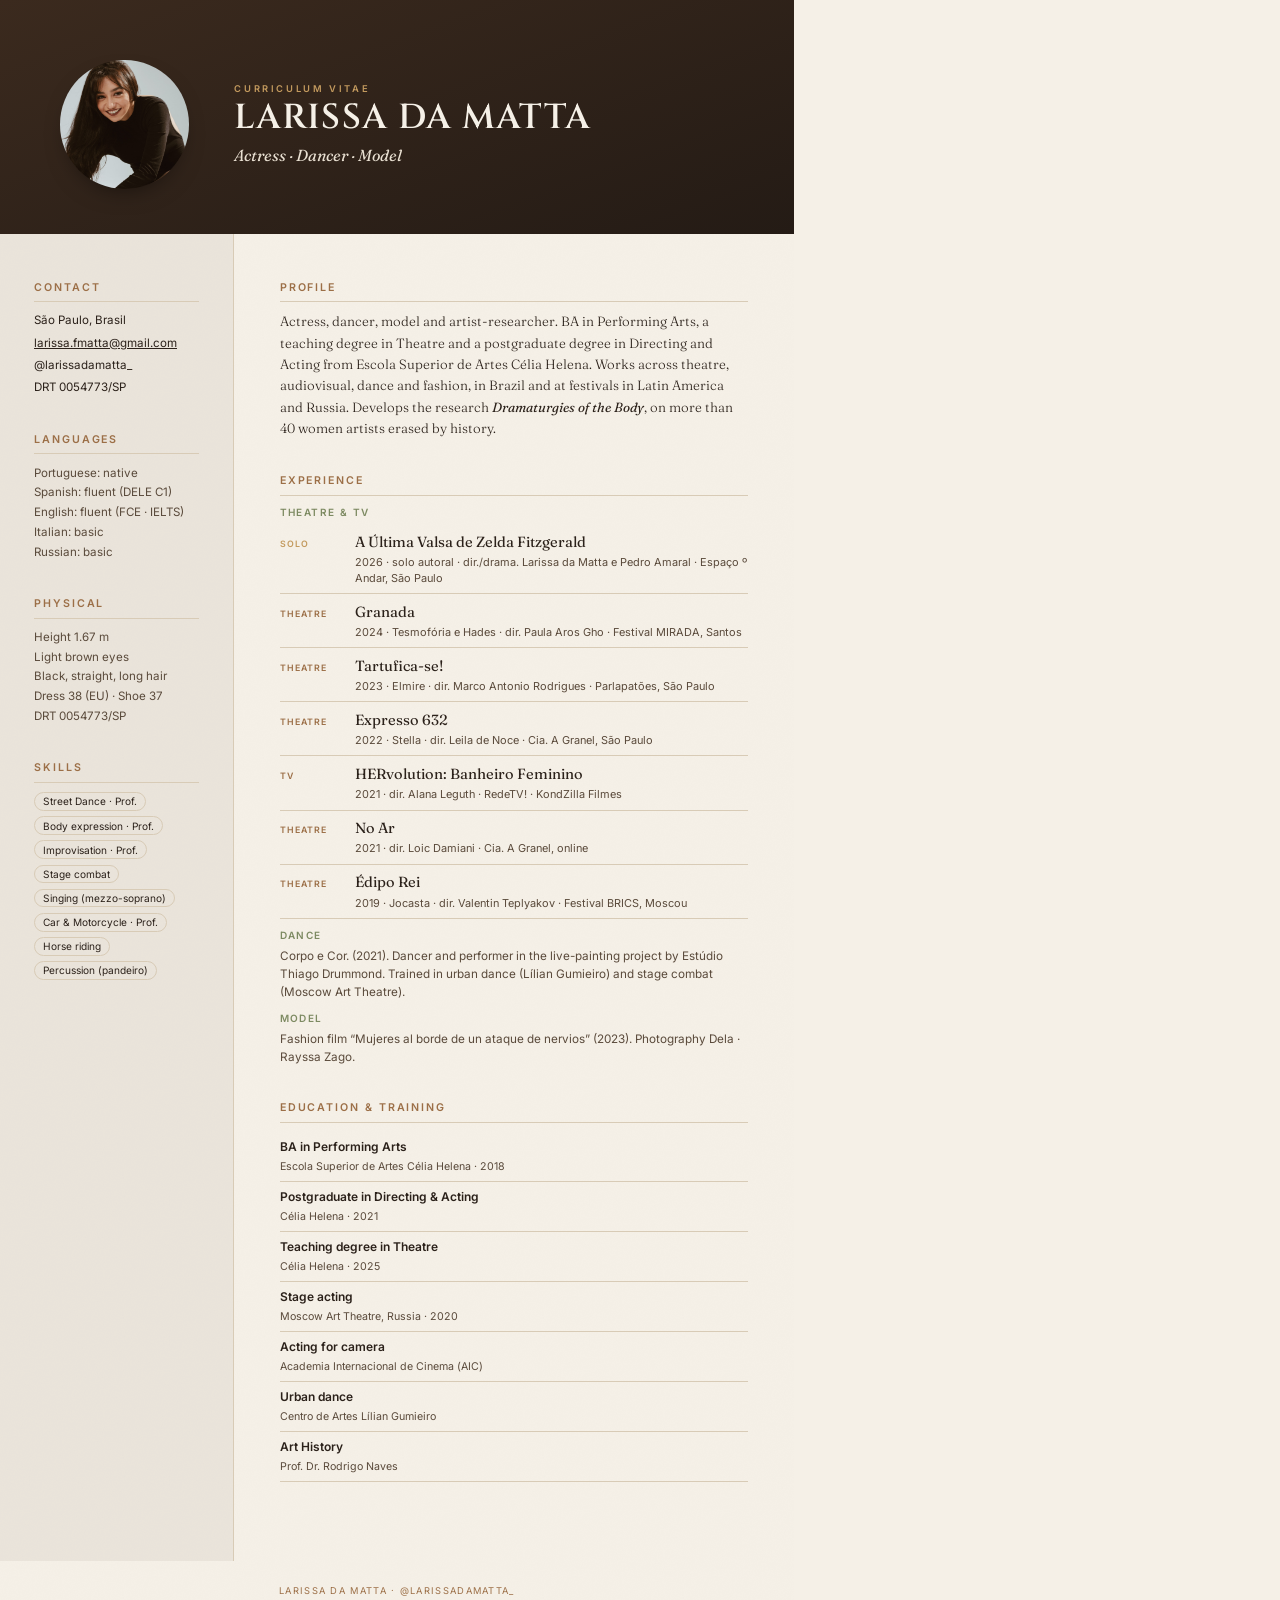
<file: cv-en.html>
<!DOCTYPE html><html lang="en"><head><meta charset="UTF-8"/>
<style>

@font-face{font-family:'Cinzel';src:url('./assets/fonts/cinzel-latin-600-normal.woff2') format('woff2');font-weight:600;}
@font-face{font-family:'Fraunces';src:url('./assets/fonts/fraunces-latin-300-normal.woff2') format('woff2');font-weight:300;}
@font-face{font-family:'Fraunces';src:url('./assets/fonts/fraunces-latin-400-normal.woff2') format('woff2');font-weight:400;}
@font-face{font-family:'Fraunces';src:url('./assets/fonts/fraunces-latin-400-italic.woff2') format('woff2');font-weight:400;font-style:italic;}
@font-face{font-family:'Inter';src:url('./assets/fonts/inter-latin-400-normal.woff2') format('woff2');font-weight:400;}
@font-face{font-family:'Inter';src:url('./assets/fonts/inter-latin-500-normal.woff2') format('woff2');font-weight:500;}
@font-face{font-family:'Inter';src:url('./assets/fonts/inter-latin-600-normal.woff2') format('woff2');font-weight:600;}

:root{--espresso:#241B15;--umber:#3B2A1E;--caramel:#9C6F47;--ocre:#C39A5E;--sand:#E9E0D2;--cream:#F5F0E7;--ink:#2B211A;--ink-soft:#5A4A3B;--line:#D8CBB6;--forest:#2b352a;--sage:#7d8a62;}
*{margin:0;padding:0;box-sizing:border-box;}
html{-webkit-print-color-adjust:exact;print-color-adjust:exact;}
@page{size:A4;margin:0;}
body{font-family:'Inter',sans-serif;color:var(--ink);background:var(--cream);font-size:9.5pt;line-height:1.5;}
.page{width:210mm;min-height:297mm;position:relative;}
.grain{position:absolute;inset:0;z-index:0;opacity:.5;pointer-events:none;background-image:url("data:image/svg+xml;utf8,<svg xmlns='http://www.w3.org/2000/svg' width='140' height='140'><filter id='n'><feTurbulence type='fractalNoise' baseFrequency='0.85' numOctaves='2' stitchTiles='stitch'/><feColorMatrix type='saturate' values='0'/></filter><rect width='100%25' height='100%25' filter='url(%23n)' opacity='0.05'/></svg>");}
/* Header */
.head{position:relative;z-index:2;background:linear-gradient(160deg,var(--umber),var(--espresso));color:var(--cream);padding:16mm 16mm 12mm;display:flex;gap:12mm;align-items:center;}
.head__photo{width:34mm;height:34mm;border-radius:50%;overflow:hidden;flex:none;box-shadow:0 10px 24px -12px rgba(0,0,0,.6);}
.head__photo img{width:100%;height:100%;object-fit:cover;object-position:center 20%;}
.eyebrow{font-family:'Inter';font-weight:600;text-transform:uppercase;letter-spacing:.28em;font-size:7pt;color:var(--ocre);}
.head__name{font-family:'Cinzel';font-weight:600;text-transform:uppercase;letter-spacing:.03em;font-size:26pt;line-height:1.05;margin:3pt 0 5pt;}
.head__roles{font-family:'Fraunces';font-style:italic;font-weight:300;font-size:12pt;color:var(--sand);}
/* Body columns */
.cols{position:relative;z-index:2;display:grid;grid-template-columns:62mm 1fr;gap:0;}
.side{background:rgba(59,42,30,.06);padding:12mm 9mm;border-right:1px solid var(--line);}
.main{padding:12mm 12mm;}
.sec{margin-bottom:9mm;}
.sec__h{font-family:'Inter';font-weight:600;text-transform:uppercase;letter-spacing:.18em;font-size:8pt;color:var(--caramel);padding-bottom:4pt;margin-bottom:7pt;border-bottom:1px solid var(--line);}
.side .sec__h{color:var(--caramel);}
.side ul{list-style:none;}
.side li{font-size:8.7pt;line-height:1.7;color:var(--ink-soft);}
.contact li a,.contact li{color:var(--ink);}
.contact li{margin-bottom:2pt;word-break:break-word;}
.cvchips{display:flex;flex-wrap:wrap;gap:4pt;}
.cvchip{font-size:7.6pt;border:1px solid var(--line);border-radius:30px;padding:2.5pt 6pt;color:var(--ink);line-height:1;}
.profile{font-family:'Fraunces';font-weight:300;font-size:10pt;line-height:1.6;color:var(--ink);}
.cvwork{display:grid;grid-template-columns:16mm 1fr;gap:4mm;padding:5pt 0;border-bottom:1px solid var(--line);align-items:baseline;}
.cvwork__tag{font-family:'Inter';font-weight:600;font-size:6.6pt;letter-spacing:.12em;text-transform:uppercase;color:var(--caramel);}
.cvwork__tag--solo{color:var(--ocre);}
.cvwork__t{font-family:'Fraunces';font-weight:400;font-size:11pt;color:var(--ink);display:block;}
.cvwork__m{font-size:8.2pt;color:var(--ink-soft);display:block;margin-top:1pt;}
.subsec{margin-top:7pt;}
.subsec__h{font-family:'Inter';font-weight:600;font-size:7.5pt;letter-spacing:.14em;text-transform:uppercase;color:var(--sage);margin-bottom:3pt;}
.subsec p{font-size:8.8pt;line-height:1.55;color:var(--ink-soft);}
.cvform{padding:4.5pt 0;border-bottom:1px solid var(--line);}
.cvform__k{font-family:'Inter';font-weight:600;font-size:9pt;color:var(--ink);display:block;}
.cvform__v{font-size:8pt;color:var(--ink-soft);}
.foot{position:relative;z-index:2;text-align:center;font-size:7pt;letter-spacing:.14em;text-transform:uppercase;color:var(--caramel);padding:6mm;}
</style></head><body>
<div class="page">
  <div class="grain"></div>
  <div class="head">
    <div class="head__photo"><img src="./assets/images/larissa-09.jpg" alt=""/></div>
    <div>
      <p class="eyebrow">Curriculum Vitae</p>
      <h1 class="head__name">Larissa da Matta</h1>
      <p class="head__roles">Actress · Dancer · Model</p>
    </div>
  </div>
  <div class="cols">
    <aside class="side">
      <div class="sec contact"><div class="sec__h">Contact</div><ul>
        <li>São Paulo, Brasil</li>
        <li><a href="mailto:larissa.fmatta@gmail.com">larissa.fmatta@gmail.com</a></li>
        <li>@larissadamatta_</li>
        <li>DRT 0054773/SP</li>
      </ul></div>
      <div class="sec"><div class="sec__h">Languages</div><ul><li>Portuguese: native</li>
<li>Spanish: fluent (DELE C1)</li>
<li>English: fluent (FCE · IELTS)</li>
<li>Italian: basic</li>
<li>Russian: basic</li></ul></div>
      <div class="sec"><div class="sec__h">Physical</div><ul><li>Height 1.67 m</li>
<li>Light brown eyes</li>
<li>Black, straight, long hair</li>
<li>Dress 38 (EU) · Shoe 37</li>
<li>DRT 0054773/SP</li></ul></div>
      <div class="sec"><div class="sec__h">Skills</div><div class="cvchips"><span class="cvchip">Street Dance · Prof.</span>
<span class="cvchip">Body expression · Prof.</span>
<span class="cvchip">Improvisation · Prof.</span>
<span class="cvchip">Stage combat</span>
<span class="cvchip">Singing (mezzo-soprano)</span>
<span class="cvchip">Car & Motorcycle · Prof.</span>
<span class="cvchip">Horse riding</span>
<span class="cvchip">Percussion (pandeiro)</span></div></div>
    </aside>
    <main class="main">
      <div class="sec"><div class="sec__h">Profile</div><p class="profile">Actress, dancer, model and artist-researcher. BA in Performing Arts, a teaching degree in Theatre and a postgraduate degree in Directing and Acting from Escola Superior de Artes Célia Helena. Works across theatre, audiovisual, dance and fashion, in Brazil and at festivals in Latin America and Russia. Develops the research <i>Dramaturgies of the Body</i>, on more than 40 women artists erased by history.</p></div>
      <div class="sec"><div class="sec__h">Experience</div>
        <div class="subsec"><div class="subsec__h">Theatre & TV</div><div class="cvwork"><span class="cvwork__tag cvwork__tag--solo">Solo</span><div><span class="cvwork__t">A Última Valsa de Zelda Fitzgerald</span><span class="cvwork__m">2026 · solo autoral · dir./drama. Larissa da Matta e Pedro Amaral · Espaço º Andar, São Paulo</span></div></div>
<div class="cvwork"><span class="cvwork__tag ">Theatre</span><div><span class="cvwork__t">Granada</span><span class="cvwork__m">2024 · Tesmofória e Hades · dir. Paula Aros Gho · Festival MIRADA, Santos</span></div></div>
<div class="cvwork"><span class="cvwork__tag ">Theatre</span><div><span class="cvwork__t">Tartufica-se!</span><span class="cvwork__m">2023 · Elmire · dir. Marco Antonio Rodrigues · Parlapatões, São Paulo</span></div></div>
<div class="cvwork"><span class="cvwork__tag ">Theatre</span><div><span class="cvwork__t">Expresso 632</span><span class="cvwork__m">2022 · Stella · dir. Leila de Noce · Cia. A Granel, São Paulo</span></div></div>
<div class="cvwork"><span class="cvwork__tag ">TV</span><div><span class="cvwork__t">HERvolution: Banheiro Feminino</span><span class="cvwork__m">2021 · dir. Alana Leguth · RedeTV! · KondZilla Filmes</span></div></div>
<div class="cvwork"><span class="cvwork__tag ">Theatre</span><div><span class="cvwork__t">No Ar</span><span class="cvwork__m">2021 · dir. Loic Damiani · Cia. A Granel, online</span></div></div>
<div class="cvwork"><span class="cvwork__tag ">Theatre</span><div><span class="cvwork__t">Édipo Rei</span><span class="cvwork__m">2019 · Jocasta · dir. Valentin Teplyakov · Festival BRICS, Moscou</span></div></div></div>
        <div class="subsec"><div class="subsec__h">Dance</div><p>Corpo e Cor. (2021). Dancer and performer in the live-painting project by Estúdio Thiago Drummond. Trained in urban dance (Lílian Gumieiro) and stage combat (Moscow Art Theatre).</p></div>
        <div class="subsec"><div class="subsec__h">Model</div><p>Fashion film “Mujeres al borde de un ataque de nervios” (2023). Photography Dela · Rayssa Zago.</p></div>
      </div>
      <div class="sec"><div class="sec__h">Education & Training</div><div class="cvform"><span class="cvform__k">BA in Performing Arts</span><span class="cvform__v">Escola Superior de Artes Célia Helena · 2018</span></div>
<div class="cvform"><span class="cvform__k">Postgraduate in Directing & Acting</span><span class="cvform__v">Célia Helena · 2021</span></div>
<div class="cvform"><span class="cvform__k">Teaching degree in Theatre</span><span class="cvform__v">Célia Helena · 2025</span></div>
<div class="cvform"><span class="cvform__k">Stage acting</span><span class="cvform__v">Moscow Art Theatre, Russia · 2020</span></div>
<div class="cvform"><span class="cvform__k">Acting for camera</span><span class="cvform__v">Academia Internacional de Cinema (AIC)</span></div>
<div class="cvform"><span class="cvform__k">Urban dance</span><span class="cvform__v">Centro de Artes Lílian Gumieiro</span></div>
<div class="cvform"><span class="cvform__k">Art History</span><span class="cvform__v">Prof. Dr. Rodrigo Naves</span></div></div>
    </main>
  </div>
  <div class="foot">Larissa da Matta · @larissadamatta_</div>
</div>
</body></html>
</file>
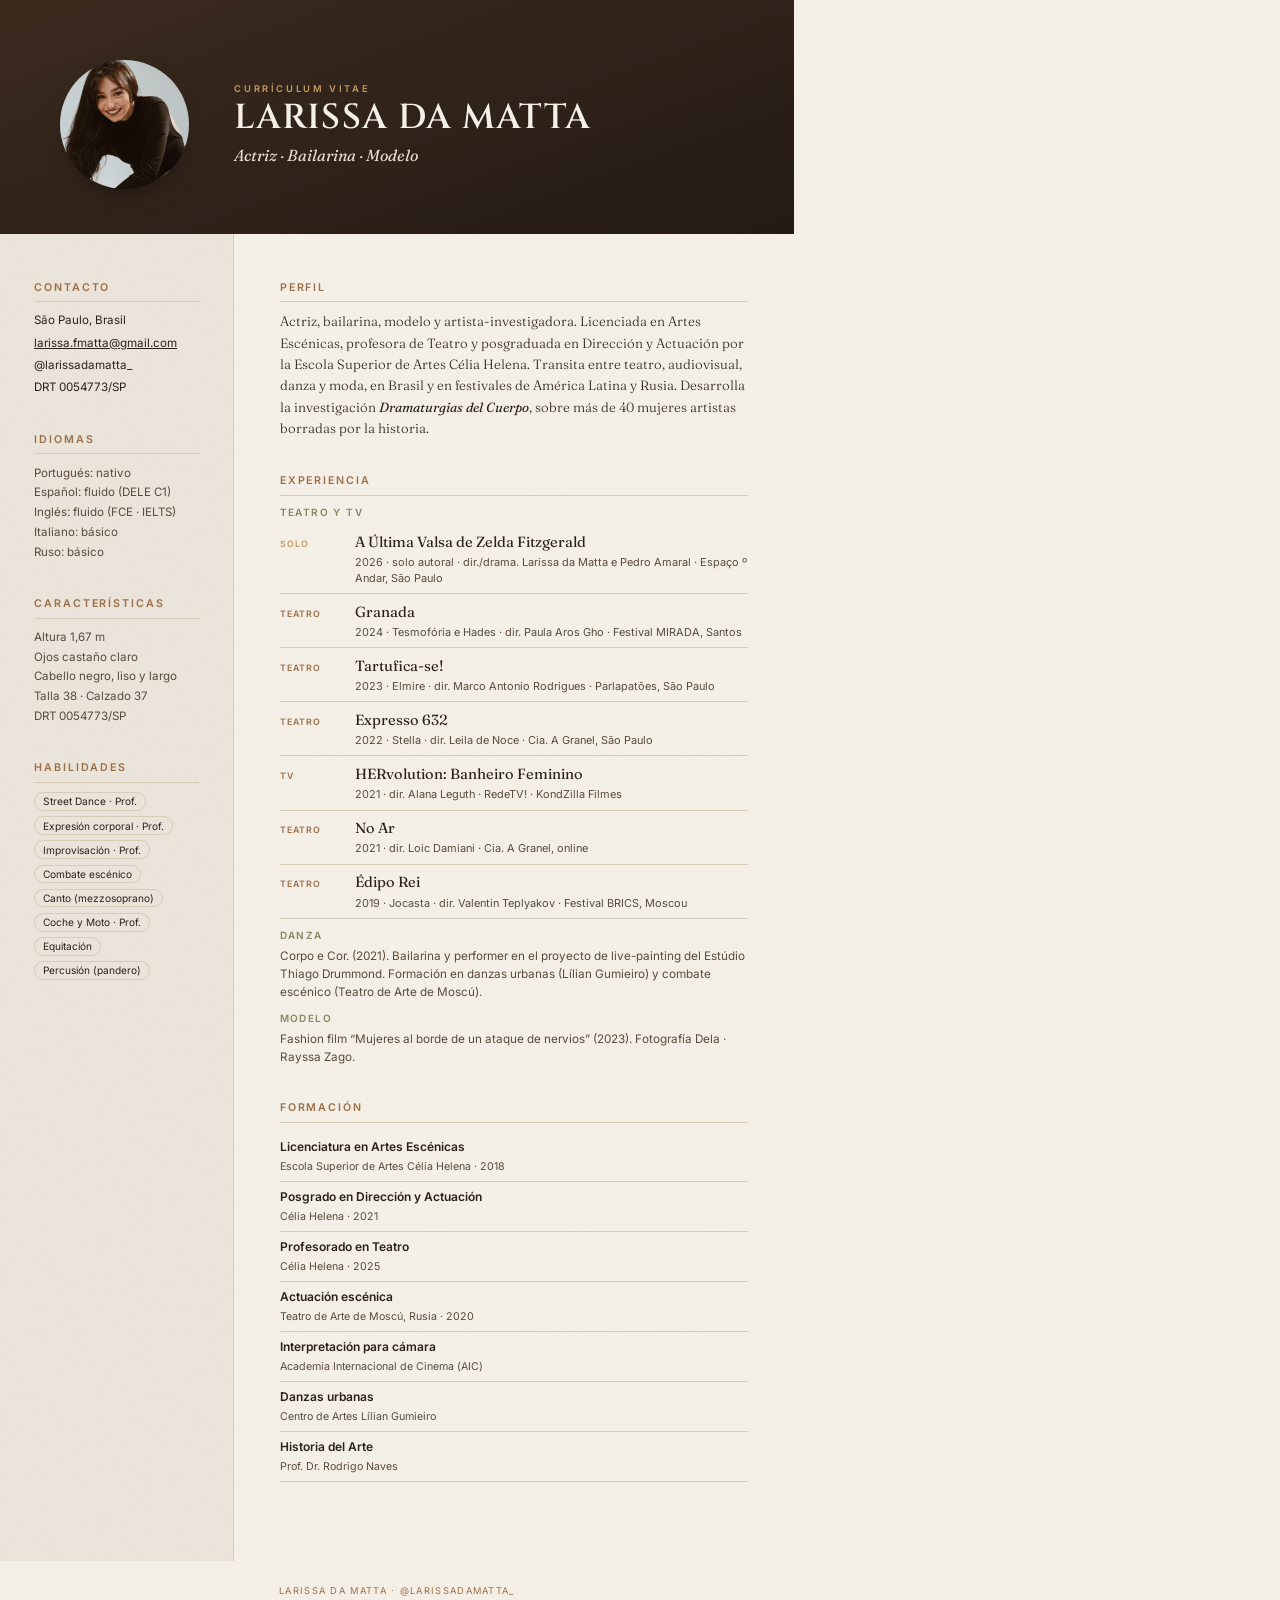
<file: cv-es.html>
<!DOCTYPE html><html lang="es"><head><meta charset="UTF-8"/>
<style>

@font-face{font-family:'Cinzel';src:url('./assets/fonts/cinzel-latin-600-normal.woff2') format('woff2');font-weight:600;}
@font-face{font-family:'Fraunces';src:url('./assets/fonts/fraunces-latin-300-normal.woff2') format('woff2');font-weight:300;}
@font-face{font-family:'Fraunces';src:url('./assets/fonts/fraunces-latin-400-normal.woff2') format('woff2');font-weight:400;}
@font-face{font-family:'Fraunces';src:url('./assets/fonts/fraunces-latin-400-italic.woff2') format('woff2');font-weight:400;font-style:italic;}
@font-face{font-family:'Inter';src:url('./assets/fonts/inter-latin-400-normal.woff2') format('woff2');font-weight:400;}
@font-face{font-family:'Inter';src:url('./assets/fonts/inter-latin-500-normal.woff2') format('woff2');font-weight:500;}
@font-face{font-family:'Inter';src:url('./assets/fonts/inter-latin-600-normal.woff2') format('woff2');font-weight:600;}

:root{--espresso:#241B15;--umber:#3B2A1E;--caramel:#9C6F47;--ocre:#C39A5E;--sand:#E9E0D2;--cream:#F5F0E7;--ink:#2B211A;--ink-soft:#5A4A3B;--line:#D8CBB6;--forest:#2b352a;--sage:#7d8a62;}
*{margin:0;padding:0;box-sizing:border-box;}
html{-webkit-print-color-adjust:exact;print-color-adjust:exact;}
@page{size:A4;margin:0;}
body{font-family:'Inter',sans-serif;color:var(--ink);background:var(--cream);font-size:9.5pt;line-height:1.5;}
.page{width:210mm;min-height:297mm;position:relative;}
.grain{position:absolute;inset:0;z-index:0;opacity:.5;pointer-events:none;background-image:url("data:image/svg+xml;utf8,<svg xmlns='http://www.w3.org/2000/svg' width='140' height='140'><filter id='n'><feTurbulence type='fractalNoise' baseFrequency='0.85' numOctaves='2' stitchTiles='stitch'/><feColorMatrix type='saturate' values='0'/></filter><rect width='100%25' height='100%25' filter='url(%23n)' opacity='0.05'/></svg>");}
/* Header */
.head{position:relative;z-index:2;background:linear-gradient(160deg,var(--umber),var(--espresso));color:var(--cream);padding:16mm 16mm 12mm;display:flex;gap:12mm;align-items:center;}
.head__photo{width:34mm;height:34mm;border-radius:50%;overflow:hidden;flex:none;box-shadow:0 10px 24px -12px rgba(0,0,0,.6);}
.head__photo img{width:100%;height:100%;object-fit:cover;object-position:center 20%;}
.eyebrow{font-family:'Inter';font-weight:600;text-transform:uppercase;letter-spacing:.28em;font-size:7pt;color:var(--ocre);}
.head__name{font-family:'Cinzel';font-weight:600;text-transform:uppercase;letter-spacing:.03em;font-size:26pt;line-height:1.05;margin:3pt 0 5pt;}
.head__roles{font-family:'Fraunces';font-style:italic;font-weight:300;font-size:12pt;color:var(--sand);}
/* Body columns */
.cols{position:relative;z-index:2;display:grid;grid-template-columns:62mm 1fr;gap:0;}
.side{background:rgba(59,42,30,.06);padding:12mm 9mm;border-right:1px solid var(--line);}
.main{padding:12mm 12mm;}
.sec{margin-bottom:9mm;}
.sec__h{font-family:'Inter';font-weight:600;text-transform:uppercase;letter-spacing:.18em;font-size:8pt;color:var(--caramel);padding-bottom:4pt;margin-bottom:7pt;border-bottom:1px solid var(--line);}
.side .sec__h{color:var(--caramel);}
.side ul{list-style:none;}
.side li{font-size:8.7pt;line-height:1.7;color:var(--ink-soft);}
.contact li a,.contact li{color:var(--ink);}
.contact li{margin-bottom:2pt;word-break:break-word;}
.cvchips{display:flex;flex-wrap:wrap;gap:4pt;}
.cvchip{font-size:7.6pt;border:1px solid var(--line);border-radius:30px;padding:2.5pt 6pt;color:var(--ink);line-height:1;}
.profile{font-family:'Fraunces';font-weight:300;font-size:10pt;line-height:1.6;color:var(--ink);}
.cvwork{display:grid;grid-template-columns:16mm 1fr;gap:4mm;padding:5pt 0;border-bottom:1px solid var(--line);align-items:baseline;}
.cvwork__tag{font-family:'Inter';font-weight:600;font-size:6.6pt;letter-spacing:.12em;text-transform:uppercase;color:var(--caramel);}
.cvwork__tag--solo{color:var(--ocre);}
.cvwork__t{font-family:'Fraunces';font-weight:400;font-size:11pt;color:var(--ink);display:block;}
.cvwork__m{font-size:8.2pt;color:var(--ink-soft);display:block;margin-top:1pt;}
.subsec{margin-top:7pt;}
.subsec__h{font-family:'Inter';font-weight:600;font-size:7.5pt;letter-spacing:.14em;text-transform:uppercase;color:var(--sage);margin-bottom:3pt;}
.subsec p{font-size:8.8pt;line-height:1.55;color:var(--ink-soft);}
.cvform{padding:4.5pt 0;border-bottom:1px solid var(--line);}
.cvform__k{font-family:'Inter';font-weight:600;font-size:9pt;color:var(--ink);display:block;}
.cvform__v{font-size:8pt;color:var(--ink-soft);}
.foot{position:relative;z-index:2;text-align:center;font-size:7pt;letter-spacing:.14em;text-transform:uppercase;color:var(--caramel);padding:6mm;}
</style></head><body>
<div class="page">
  <div class="grain"></div>
  <div class="head">
    <div class="head__photo"><img src="./assets/images/larissa-09.jpg" alt=""/></div>
    <div>
      <p class="eyebrow">Currículum Vitae</p>
      <h1 class="head__name">Larissa da Matta</h1>
      <p class="head__roles">Actriz · Bailarina · Modelo</p>
    </div>
  </div>
  <div class="cols">
    <aside class="side">
      <div class="sec contact"><div class="sec__h">Contacto</div><ul>
        <li>São Paulo, Brasil</li>
        <li><a href="mailto:larissa.fmatta@gmail.com">larissa.fmatta@gmail.com</a></li>
        <li>@larissadamatta_</li>
        <li>DRT 0054773/SP</li>
      </ul></div>
      <div class="sec"><div class="sec__h">Idiomas</div><ul><li>Portugués: nativo</li>
<li>Español: fluido (DELE C1)</li>
<li>Inglés: fluido (FCE · IELTS)</li>
<li>Italiano: básico</li>
<li>Ruso: básico</li></ul></div>
      <div class="sec"><div class="sec__h">Características</div><ul><li>Altura 1,67 m</li>
<li>Ojos castaño claro</li>
<li>Cabello negro, liso y largo</li>
<li>Talla 38 · Calzado 37</li>
<li>DRT 0054773/SP</li></ul></div>
      <div class="sec"><div class="sec__h">Habilidades</div><div class="cvchips"><span class="cvchip">Street Dance · Prof.</span>
<span class="cvchip">Expresión corporal · Prof.</span>
<span class="cvchip">Improvisación · Prof.</span>
<span class="cvchip">Combate escénico</span>
<span class="cvchip">Canto (mezzosoprano)</span>
<span class="cvchip">Coche y Moto · Prof.</span>
<span class="cvchip">Equitación</span>
<span class="cvchip">Percusión (pandero)</span></div></div>
    </aside>
    <main class="main">
      <div class="sec"><div class="sec__h">Perfil</div><p class="profile">Actriz, bailarina, modelo y artista-investigadora. Licenciada en Artes Escénicas, profesora de Teatro y posgraduada en Dirección y Actuación por la Escola Superior de Artes Célia Helena. Transita entre teatro, audiovisual, danza y moda, en Brasil y en festivales de América Latina y Rusia. Desarrolla la investigación <i>Dramaturgias del Cuerpo</i>, sobre más de 40 mujeres artistas borradas por la historia.</p></div>
      <div class="sec"><div class="sec__h">Experiencia</div>
        <div class="subsec"><div class="subsec__h">Teatro y TV</div><div class="cvwork"><span class="cvwork__tag cvwork__tag--solo">Solo</span><div><span class="cvwork__t">A Última Valsa de Zelda Fitzgerald</span><span class="cvwork__m">2026 · solo autoral · dir./drama. Larissa da Matta e Pedro Amaral · Espaço º Andar, São Paulo</span></div></div>
<div class="cvwork"><span class="cvwork__tag ">Teatro</span><div><span class="cvwork__t">Granada</span><span class="cvwork__m">2024 · Tesmofória e Hades · dir. Paula Aros Gho · Festival MIRADA, Santos</span></div></div>
<div class="cvwork"><span class="cvwork__tag ">Teatro</span><div><span class="cvwork__t">Tartufica-se!</span><span class="cvwork__m">2023 · Elmire · dir. Marco Antonio Rodrigues · Parlapatões, São Paulo</span></div></div>
<div class="cvwork"><span class="cvwork__tag ">Teatro</span><div><span class="cvwork__t">Expresso 632</span><span class="cvwork__m">2022 · Stella · dir. Leila de Noce · Cia. A Granel, São Paulo</span></div></div>
<div class="cvwork"><span class="cvwork__tag ">TV</span><div><span class="cvwork__t">HERvolution: Banheiro Feminino</span><span class="cvwork__m">2021 · dir. Alana Leguth · RedeTV! · KondZilla Filmes</span></div></div>
<div class="cvwork"><span class="cvwork__tag ">Teatro</span><div><span class="cvwork__t">No Ar</span><span class="cvwork__m">2021 · dir. Loic Damiani · Cia. A Granel, online</span></div></div>
<div class="cvwork"><span class="cvwork__tag ">Teatro</span><div><span class="cvwork__t">Édipo Rei</span><span class="cvwork__m">2019 · Jocasta · dir. Valentin Teplyakov · Festival BRICS, Moscou</span></div></div></div>
        <div class="subsec"><div class="subsec__h">Danza</div><p>Corpo e Cor. (2021). Bailarina y performer en el proyecto de live-painting del Estúdio Thiago Drummond. Formación en danzas urbanas (Lílian Gumieiro) y combate escénico (Teatro de Arte de Moscú).</p></div>
        <div class="subsec"><div class="subsec__h">Modelo</div><p>Fashion film “Mujeres al borde de un ataque de nervios” (2023). Fotografía Dela · Rayssa Zago.</p></div>
      </div>
      <div class="sec"><div class="sec__h">Formación</div><div class="cvform"><span class="cvform__k">Licenciatura en Artes Escénicas</span><span class="cvform__v">Escola Superior de Artes Célia Helena · 2018</span></div>
<div class="cvform"><span class="cvform__k">Posgrado en Dirección y Actuación</span><span class="cvform__v">Célia Helena · 2021</span></div>
<div class="cvform"><span class="cvform__k">Profesorado en Teatro</span><span class="cvform__v">Célia Helena · 2025</span></div>
<div class="cvform"><span class="cvform__k">Actuación escénica</span><span class="cvform__v">Teatro de Arte de Moscú, Rusia · 2020</span></div>
<div class="cvform"><span class="cvform__k">Interpretación para cámara</span><span class="cvform__v">Academia Internacional de Cinema (AIC)</span></div>
<div class="cvform"><span class="cvform__k">Danzas urbanas</span><span class="cvform__v">Centro de Artes Lílian Gumieiro</span></div>
<div class="cvform"><span class="cvform__k">Historia del Arte</span><span class="cvform__v">Prof. Dr. Rodrigo Naves</span></div></div>
    </main>
  </div>
  <div class="foot">Larissa da Matta · @larissadamatta_</div>
</div>
</body></html>
</file>
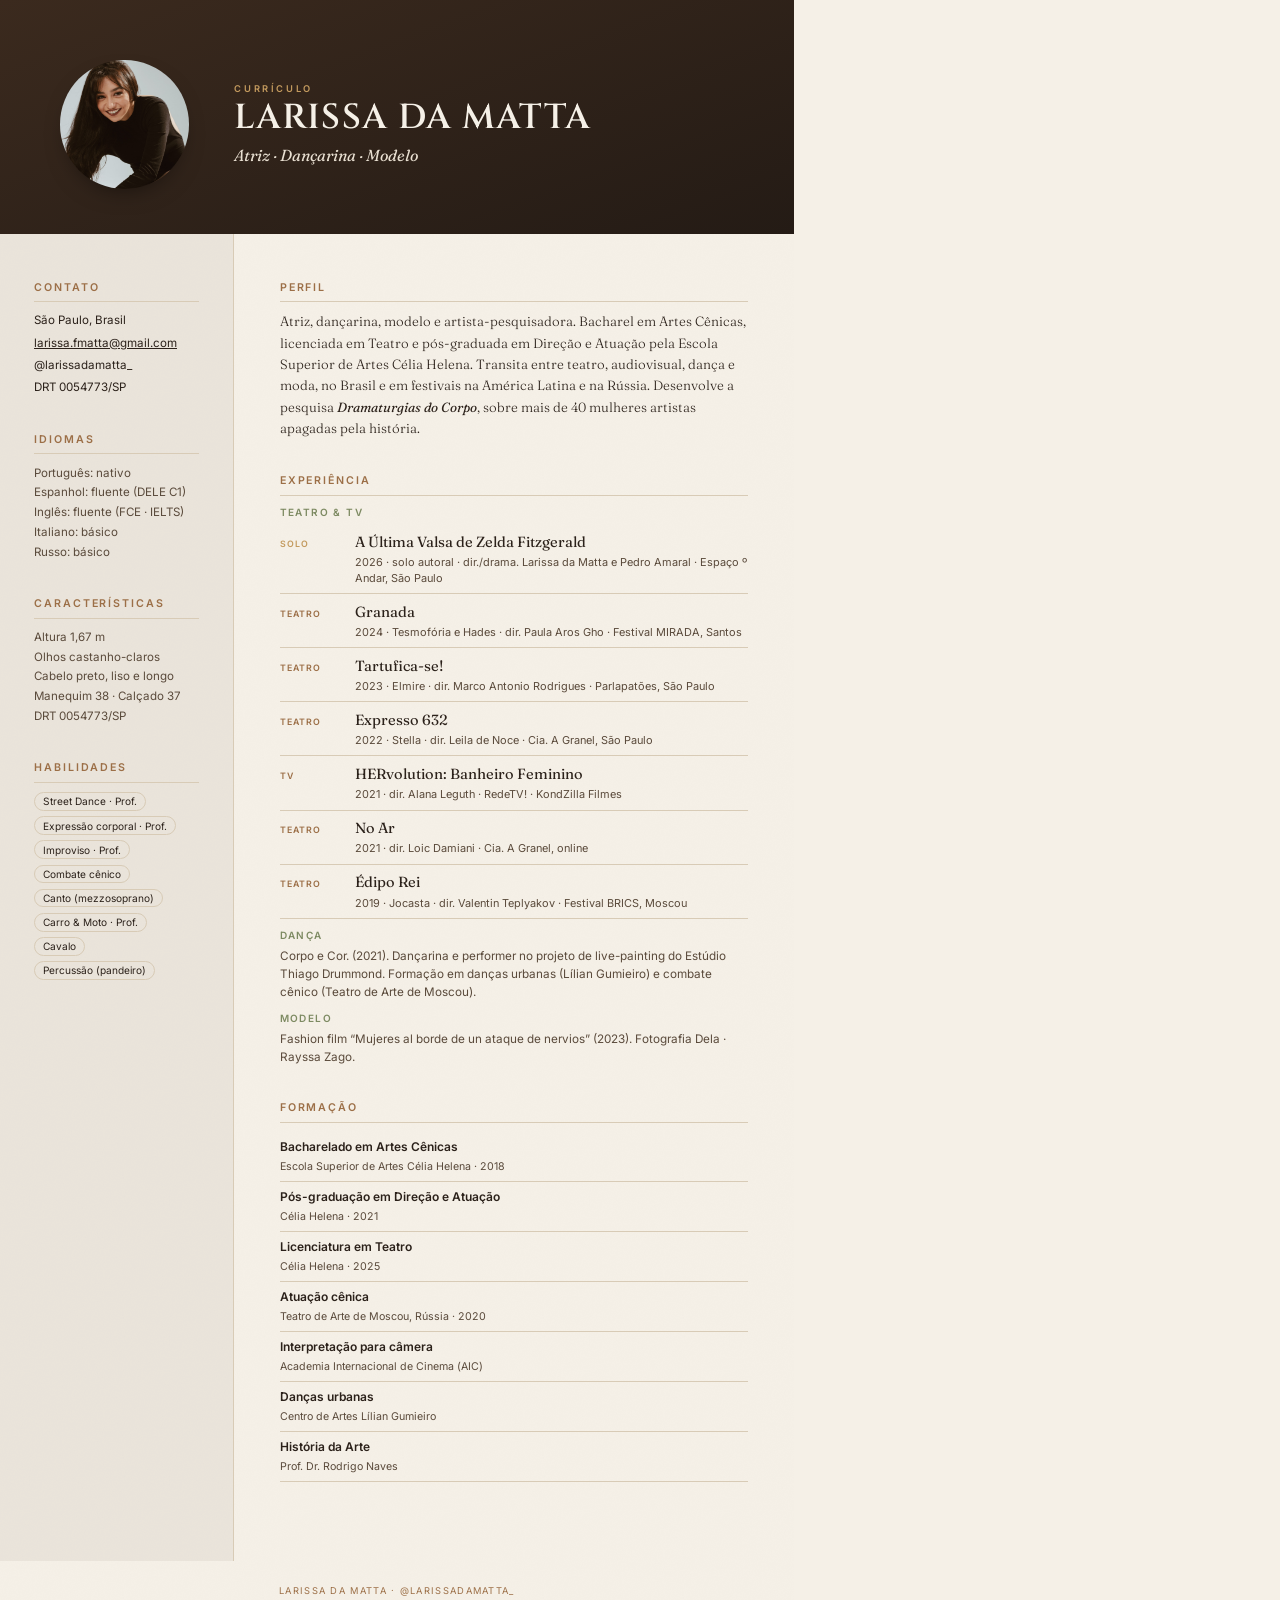
<file: cv-pt.html>
<!DOCTYPE html><html lang="pt-BR"><head><meta charset="UTF-8"/>
<style>

@font-face{font-family:'Cinzel';src:url('./assets/fonts/cinzel-latin-600-normal.woff2') format('woff2');font-weight:600;}
@font-face{font-family:'Fraunces';src:url('./assets/fonts/fraunces-latin-300-normal.woff2') format('woff2');font-weight:300;}
@font-face{font-family:'Fraunces';src:url('./assets/fonts/fraunces-latin-400-normal.woff2') format('woff2');font-weight:400;}
@font-face{font-family:'Fraunces';src:url('./assets/fonts/fraunces-latin-400-italic.woff2') format('woff2');font-weight:400;font-style:italic;}
@font-face{font-family:'Inter';src:url('./assets/fonts/inter-latin-400-normal.woff2') format('woff2');font-weight:400;}
@font-face{font-family:'Inter';src:url('./assets/fonts/inter-latin-500-normal.woff2') format('woff2');font-weight:500;}
@font-face{font-family:'Inter';src:url('./assets/fonts/inter-latin-600-normal.woff2') format('woff2');font-weight:600;}

:root{--espresso:#241B15;--umber:#3B2A1E;--caramel:#9C6F47;--ocre:#C39A5E;--sand:#E9E0D2;--cream:#F5F0E7;--ink:#2B211A;--ink-soft:#5A4A3B;--line:#D8CBB6;--forest:#2b352a;--sage:#7d8a62;}
*{margin:0;padding:0;box-sizing:border-box;}
html{-webkit-print-color-adjust:exact;print-color-adjust:exact;}
@page{size:A4;margin:0;}
body{font-family:'Inter',sans-serif;color:var(--ink);background:var(--cream);font-size:9.5pt;line-height:1.5;}
.page{width:210mm;min-height:297mm;position:relative;}
.grain{position:absolute;inset:0;z-index:0;opacity:.5;pointer-events:none;background-image:url("data:image/svg+xml;utf8,<svg xmlns='http://www.w3.org/2000/svg' width='140' height='140'><filter id='n'><feTurbulence type='fractalNoise' baseFrequency='0.85' numOctaves='2' stitchTiles='stitch'/><feColorMatrix type='saturate' values='0'/></filter><rect width='100%25' height='100%25' filter='url(%23n)' opacity='0.05'/></svg>");}
/* Header */
.head{position:relative;z-index:2;background:linear-gradient(160deg,var(--umber),var(--espresso));color:var(--cream);padding:16mm 16mm 12mm;display:flex;gap:12mm;align-items:center;}
.head__photo{width:34mm;height:34mm;border-radius:50%;overflow:hidden;flex:none;box-shadow:0 10px 24px -12px rgba(0,0,0,.6);}
.head__photo img{width:100%;height:100%;object-fit:cover;object-position:center 20%;}
.eyebrow{font-family:'Inter';font-weight:600;text-transform:uppercase;letter-spacing:.28em;font-size:7pt;color:var(--ocre);}
.head__name{font-family:'Cinzel';font-weight:600;text-transform:uppercase;letter-spacing:.03em;font-size:26pt;line-height:1.05;margin:3pt 0 5pt;}
.head__roles{font-family:'Fraunces';font-style:italic;font-weight:300;font-size:12pt;color:var(--sand);}
/* Body columns */
.cols{position:relative;z-index:2;display:grid;grid-template-columns:62mm 1fr;gap:0;}
.side{background:rgba(59,42,30,.06);padding:12mm 9mm;border-right:1px solid var(--line);}
.main{padding:12mm 12mm;}
.sec{margin-bottom:9mm;}
.sec__h{font-family:'Inter';font-weight:600;text-transform:uppercase;letter-spacing:.18em;font-size:8pt;color:var(--caramel);padding-bottom:4pt;margin-bottom:7pt;border-bottom:1px solid var(--line);}
.side .sec__h{color:var(--caramel);}
.side ul{list-style:none;}
.side li{font-size:8.7pt;line-height:1.7;color:var(--ink-soft);}
.contact li a,.contact li{color:var(--ink);}
.contact li{margin-bottom:2pt;word-break:break-word;}
.cvchips{display:flex;flex-wrap:wrap;gap:4pt;}
.cvchip{font-size:7.6pt;border:1px solid var(--line);border-radius:30px;padding:2.5pt 6pt;color:var(--ink);line-height:1;}
.profile{font-family:'Fraunces';font-weight:300;font-size:10pt;line-height:1.6;color:var(--ink);}
.cvwork{display:grid;grid-template-columns:16mm 1fr;gap:4mm;padding:5pt 0;border-bottom:1px solid var(--line);align-items:baseline;}
.cvwork__tag{font-family:'Inter';font-weight:600;font-size:6.6pt;letter-spacing:.12em;text-transform:uppercase;color:var(--caramel);}
.cvwork__tag--solo{color:var(--ocre);}
.cvwork__t{font-family:'Fraunces';font-weight:400;font-size:11pt;color:var(--ink);display:block;}
.cvwork__m{font-size:8.2pt;color:var(--ink-soft);display:block;margin-top:1pt;}
.subsec{margin-top:7pt;}
.subsec__h{font-family:'Inter';font-weight:600;font-size:7.5pt;letter-spacing:.14em;text-transform:uppercase;color:var(--sage);margin-bottom:3pt;}
.subsec p{font-size:8.8pt;line-height:1.55;color:var(--ink-soft);}
.cvform{padding:4.5pt 0;border-bottom:1px solid var(--line);}
.cvform__k{font-family:'Inter';font-weight:600;font-size:9pt;color:var(--ink);display:block;}
.cvform__v{font-size:8pt;color:var(--ink-soft);}
.foot{position:relative;z-index:2;text-align:center;font-size:7pt;letter-spacing:.14em;text-transform:uppercase;color:var(--caramel);padding:6mm;}
</style></head><body>
<div class="page">
  <div class="grain"></div>
  <div class="head">
    <div class="head__photo"><img src="./assets/images/larissa-09.jpg" alt=""/></div>
    <div>
      <p class="eyebrow">Currículo</p>
      <h1 class="head__name">Larissa da Matta</h1>
      <p class="head__roles">Atriz · Dançarina · Modelo</p>
    </div>
  </div>
  <div class="cols">
    <aside class="side">
      <div class="sec contact"><div class="sec__h">Contato</div><ul>
        <li>São Paulo, Brasil</li>
        <li><a href="mailto:larissa.fmatta@gmail.com">larissa.fmatta@gmail.com</a></li>
        <li>@larissadamatta_</li>
        <li>DRT 0054773/SP</li>
      </ul></div>
      <div class="sec"><div class="sec__h">Idiomas</div><ul><li>Português: nativo</li>
<li>Espanhol: fluente (DELE C1)</li>
<li>Inglês: fluente (FCE · IELTS)</li>
<li>Italiano: básico</li>
<li>Russo: básico</li></ul></div>
      <div class="sec"><div class="sec__h">Características</div><ul><li>Altura 1,67 m</li>
<li>Olhos castanho-claros</li>
<li>Cabelo preto, liso e longo</li>
<li>Manequim 38 · Calçado 37</li>
<li>DRT 0054773/SP</li></ul></div>
      <div class="sec"><div class="sec__h">Habilidades</div><div class="cvchips"><span class="cvchip">Street Dance · Prof.</span>
<span class="cvchip">Expressão corporal · Prof.</span>
<span class="cvchip">Improviso · Prof.</span>
<span class="cvchip">Combate cênico</span>
<span class="cvchip">Canto (mezzosoprano)</span>
<span class="cvchip">Carro & Moto · Prof.</span>
<span class="cvchip">Cavalo</span>
<span class="cvchip">Percussão (pandeiro)</span></div></div>
    </aside>
    <main class="main">
      <div class="sec"><div class="sec__h">Perfil</div><p class="profile">Atriz, dançarina, modelo e artista-pesquisadora. Bacharel em Artes Cênicas, licenciada em Teatro e pós-graduada em Direção e Atuação pela Escola Superior de Artes Célia Helena. Transita entre teatro, audiovisual, dança e moda, no Brasil e em festivais na América Latina e na Rússia. Desenvolve a pesquisa <i>Dramaturgias do Corpo</i>, sobre mais de 40 mulheres artistas apagadas pela história.</p></div>
      <div class="sec"><div class="sec__h">Experiência</div>
        <div class="subsec"><div class="subsec__h">Teatro & TV</div><div class="cvwork"><span class="cvwork__tag cvwork__tag--solo">Solo</span><div><span class="cvwork__t">A Última Valsa de Zelda Fitzgerald</span><span class="cvwork__m">2026 · solo autoral · dir./drama. Larissa da Matta e Pedro Amaral · Espaço º Andar, São Paulo</span></div></div>
<div class="cvwork"><span class="cvwork__tag ">Teatro</span><div><span class="cvwork__t">Granada</span><span class="cvwork__m">2024 · Tesmofória e Hades · dir. Paula Aros Gho · Festival MIRADA, Santos</span></div></div>
<div class="cvwork"><span class="cvwork__tag ">Teatro</span><div><span class="cvwork__t">Tartufica-se!</span><span class="cvwork__m">2023 · Elmire · dir. Marco Antonio Rodrigues · Parlapatões, São Paulo</span></div></div>
<div class="cvwork"><span class="cvwork__tag ">Teatro</span><div><span class="cvwork__t">Expresso 632</span><span class="cvwork__m">2022 · Stella · dir. Leila de Noce · Cia. A Granel, São Paulo</span></div></div>
<div class="cvwork"><span class="cvwork__tag ">TV</span><div><span class="cvwork__t">HERvolution: Banheiro Feminino</span><span class="cvwork__m">2021 · dir. Alana Leguth · RedeTV! · KondZilla Filmes</span></div></div>
<div class="cvwork"><span class="cvwork__tag ">Teatro</span><div><span class="cvwork__t">No Ar</span><span class="cvwork__m">2021 · dir. Loic Damiani · Cia. A Granel, online</span></div></div>
<div class="cvwork"><span class="cvwork__tag ">Teatro</span><div><span class="cvwork__t">Édipo Rei</span><span class="cvwork__m">2019 · Jocasta · dir. Valentin Teplyakov · Festival BRICS, Moscou</span></div></div></div>
        <div class="subsec"><div class="subsec__h">Dança</div><p>Corpo e Cor. (2021). Dançarina e performer no projeto de live-painting do Estúdio Thiago Drummond. Formação em danças urbanas (Lílian Gumieiro) e combate cênico (Teatro de Arte de Moscou).</p></div>
        <div class="subsec"><div class="subsec__h">Modelo</div><p>Fashion film “Mujeres al borde de un ataque de nervios” (2023). Fotografia Dela · Rayssa Zago.</p></div>
      </div>
      <div class="sec"><div class="sec__h">Formação</div><div class="cvform"><span class="cvform__k">Bacharelado em Artes Cênicas</span><span class="cvform__v">Escola Superior de Artes Célia Helena · 2018</span></div>
<div class="cvform"><span class="cvform__k">Pós-graduação em Direção e Atuação</span><span class="cvform__v">Célia Helena · 2021</span></div>
<div class="cvform"><span class="cvform__k">Licenciatura em Teatro</span><span class="cvform__v">Célia Helena · 2025</span></div>
<div class="cvform"><span class="cvform__k">Atuação cênica</span><span class="cvform__v">Teatro de Arte de Moscou, Rússia · 2020</span></div>
<div class="cvform"><span class="cvform__k">Interpretação para câmera</span><span class="cvform__v">Academia Internacional de Cinema (AIC)</span></div>
<div class="cvform"><span class="cvform__k">Danças urbanas</span><span class="cvform__v">Centro de Artes Lílian Gumieiro</span></div>
<div class="cvform"><span class="cvform__k">História da Arte</span><span class="cvform__v">Prof. Dr. Rodrigo Naves</span></div></div>
    </main>
  </div>
  <div class="foot">Larissa da Matta · @larissadamatta_</div>
</div>
</body></html>
</file>
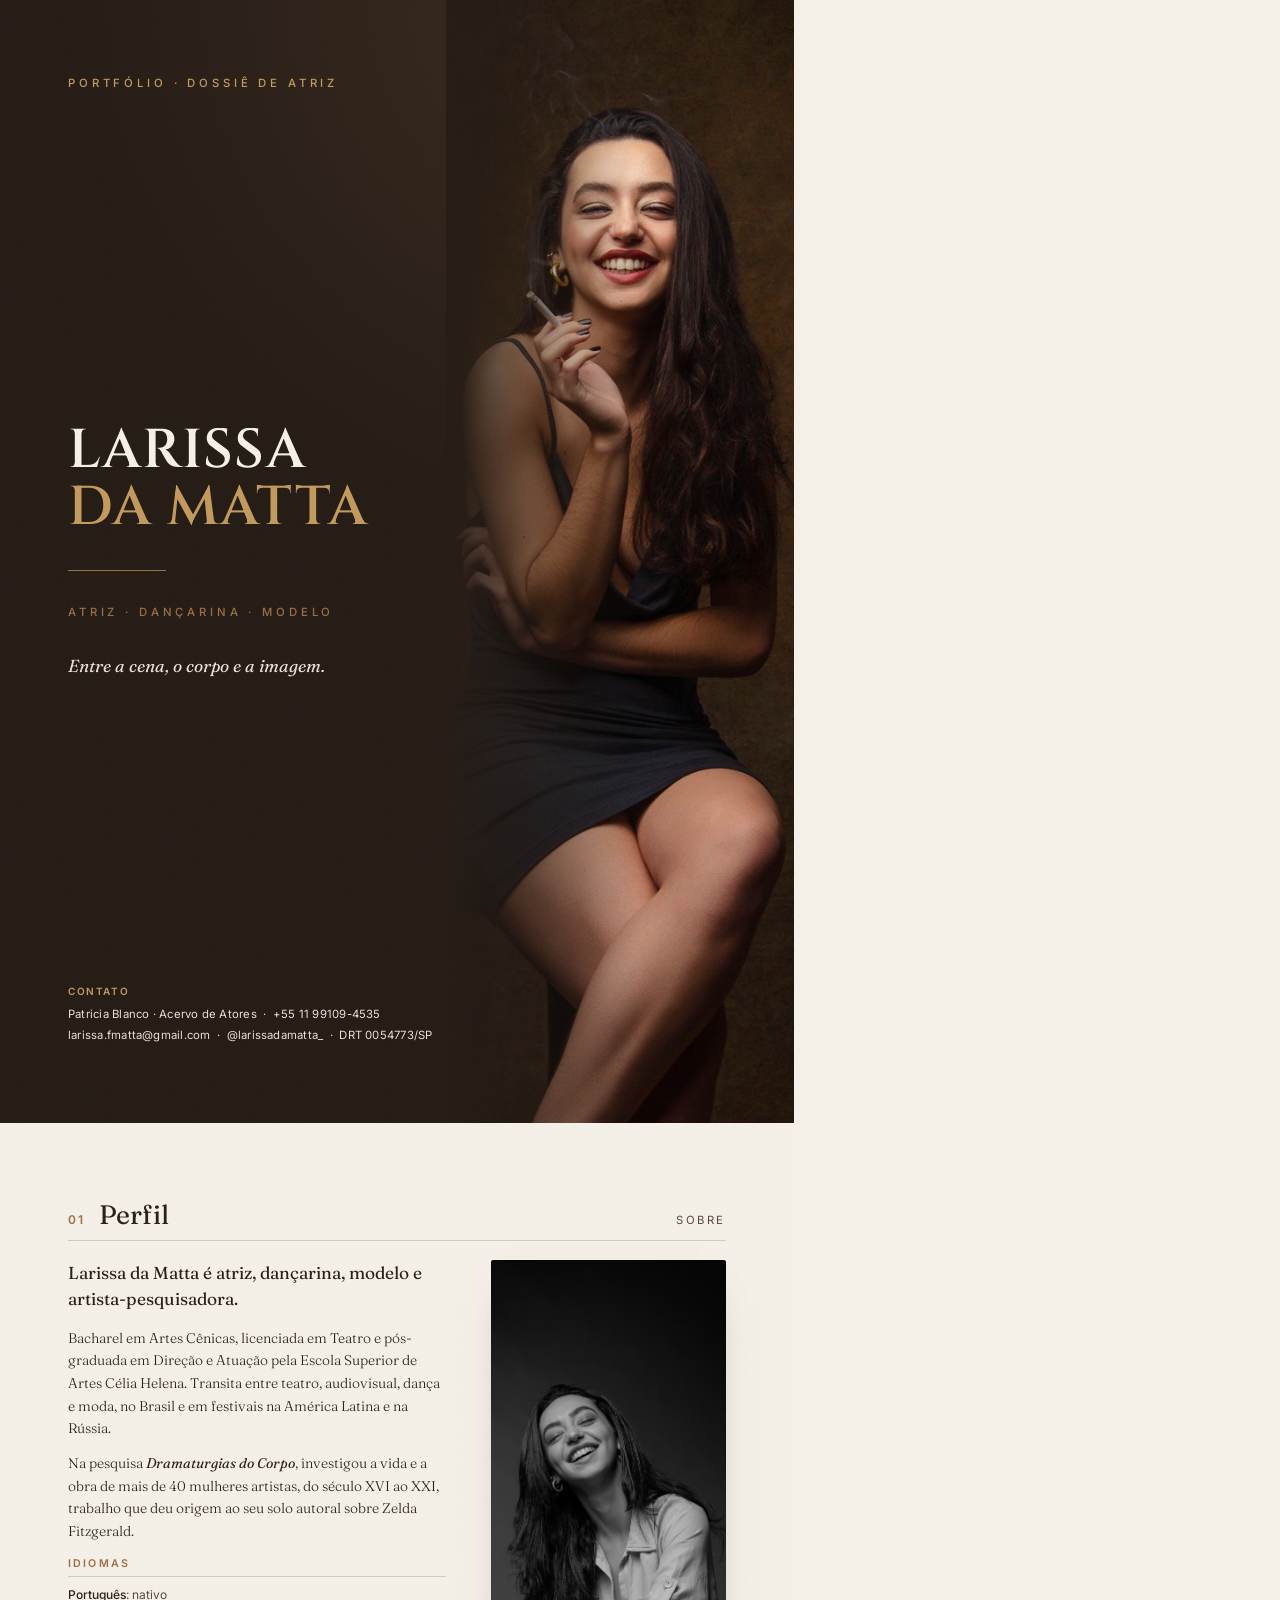
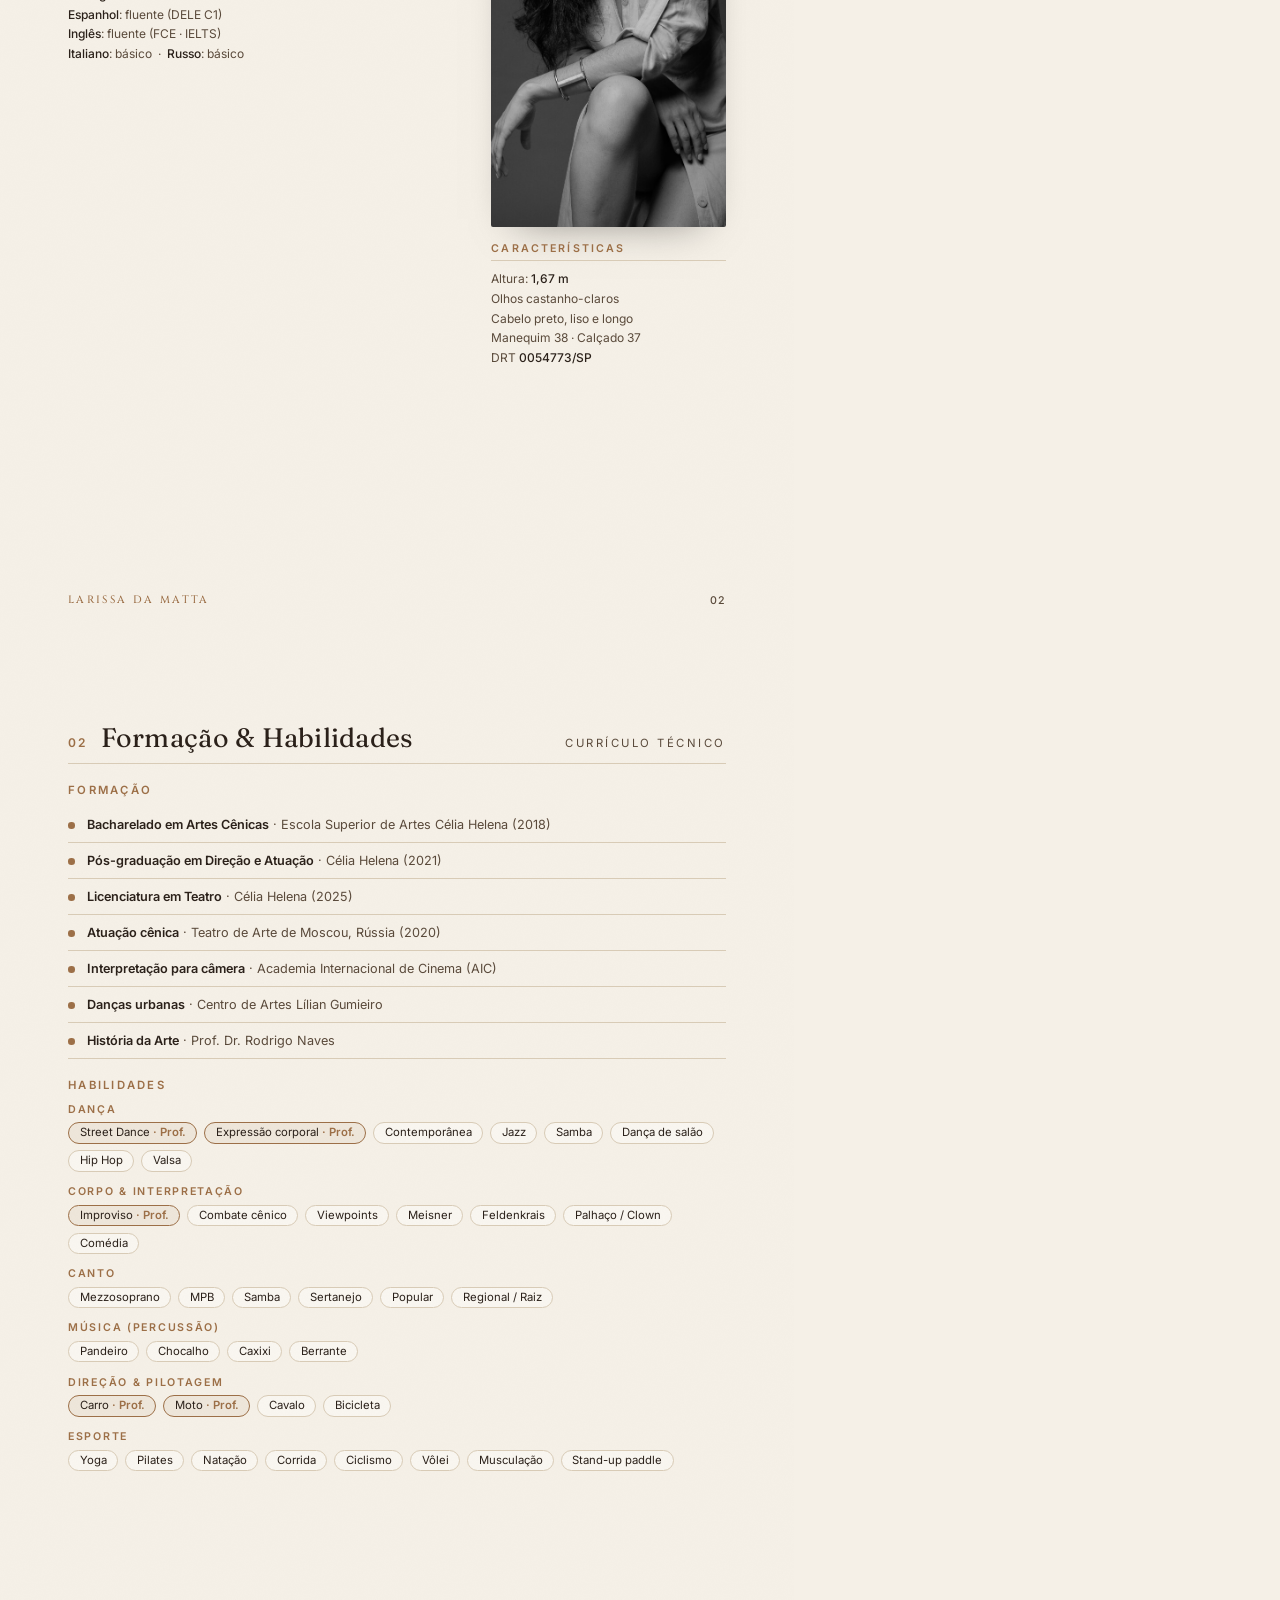
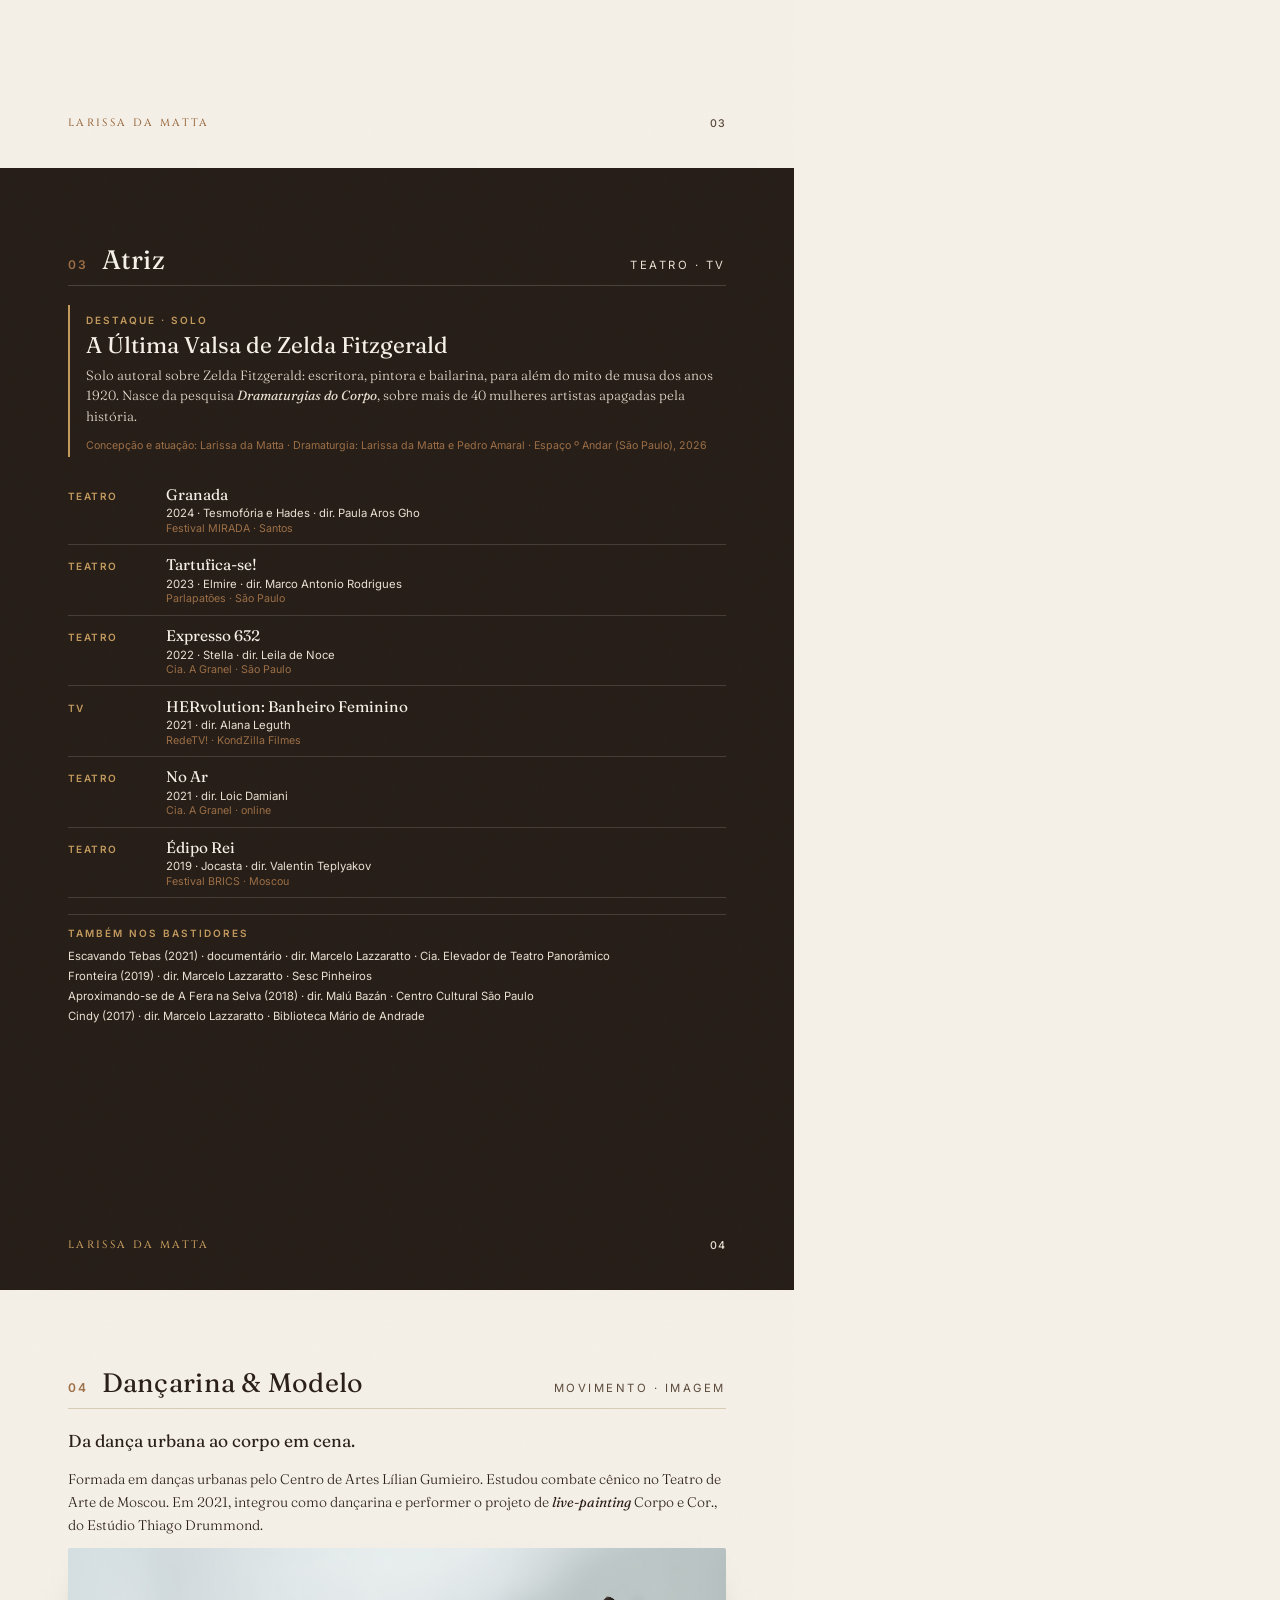
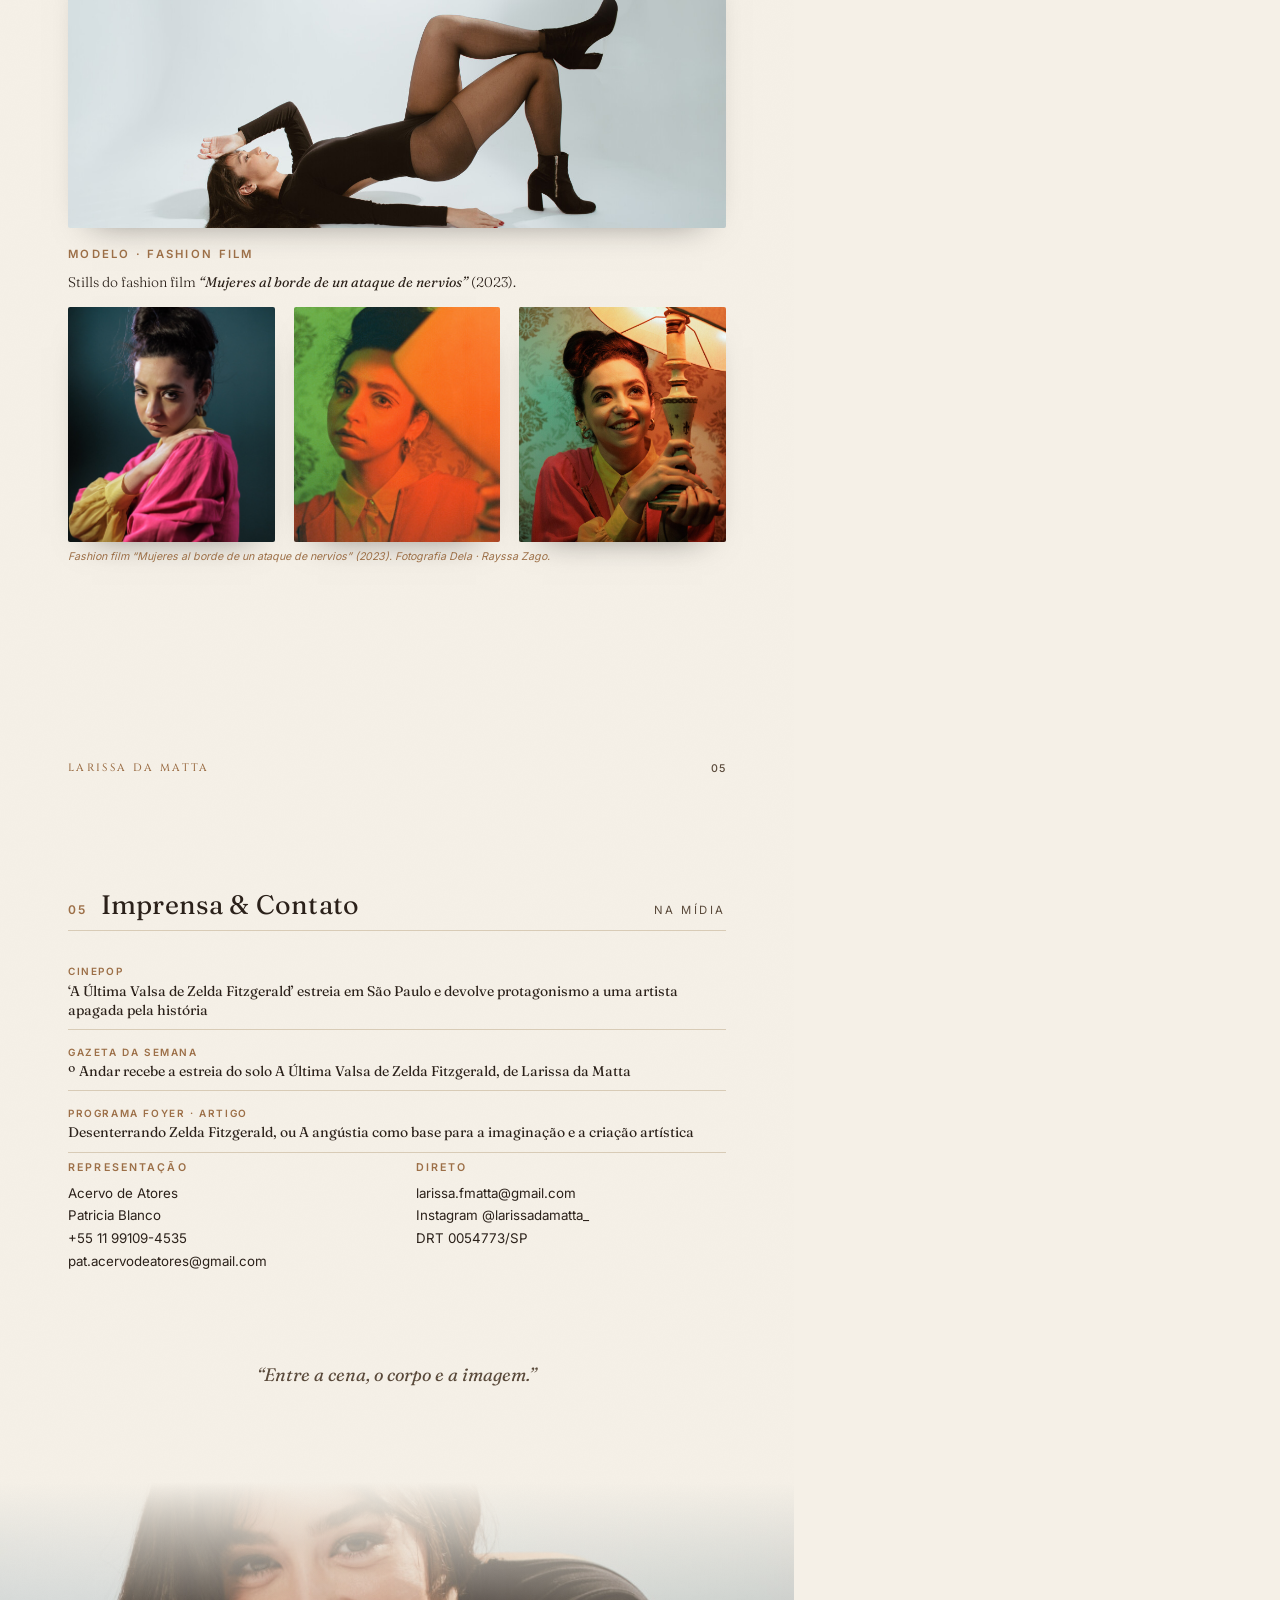
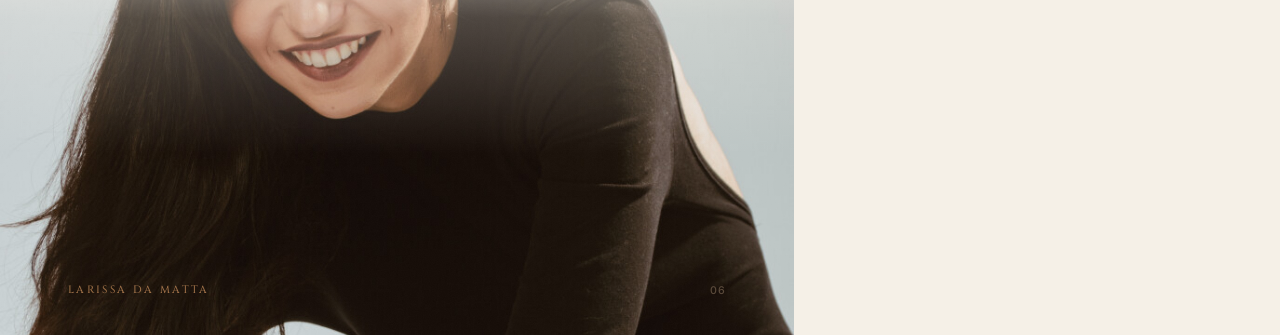
<file: portfolio-pdf.html>
<!DOCTYPE html>
<html lang="pt-BR">
<head>
<meta charset="UTF-8" />
<title>Larissa da Matta · Portfólio</title>
<style>
/* ===== Fontes (auto-hospedadas) ===== */
@font-face{font-family:'Cinzel';src:url('./assets/fonts/cinzel-latin-500-normal.woff2') format('woff2');font-weight:500;font-display:swap;}
@font-face{font-family:'Cinzel';src:url('./assets/fonts/cinzel-latin-600-normal.woff2') format('woff2');font-weight:600;font-display:swap;}
@font-face{font-family:'Fraunces';src:url('./assets/fonts/fraunces-latin-300-normal.woff2') format('woff2');font-weight:300;font-display:swap;}
@font-face{font-family:'Fraunces';src:url('./assets/fonts/fraunces-latin-400-normal.woff2') format('woff2');font-weight:400;font-style:normal;font-display:swap;}
@font-face{font-family:'Fraunces';src:url('./assets/fonts/fraunces-latin-400-italic.woff2') format('woff2');font-weight:400;font-style:italic;font-display:swap;}
@font-face{font-family:'Fraunces';src:url('./assets/fonts/fraunces-latin-500-normal.woff2') format('woff2');font-weight:500;font-display:swap;}
@font-face{font-family:'Inter';src:url('./assets/fonts/inter-latin-400-normal.woff2') format('woff2');font-weight:400;font-display:swap;}
@font-face{font-family:'Inter';src:url('./assets/fonts/inter-latin-500-normal.woff2') format('woff2');font-weight:500;font-display:swap;}
@font-face{font-family:'Inter';src:url('./assets/fonts/inter-latin-600-normal.woff2') format('woff2');font-weight:600;font-display:swap;}

:root{
  --espresso:#241B15; --umber:#3B2A1E; --caramel:#9C6F47; --ocre:#C39A5E;
  --sand:#E9E0D2; --cream:#F5F0E7; --ink:#2B211A; --ink-soft:#5A4A3B; --line:#D8CBB6;
}
*{margin:0;padding:0;box-sizing:border-box;}
html{-webkit-print-color-adjust:exact;print-color-adjust:exact;}
body{font-family:'Inter',sans-serif;color:var(--ink);background:var(--cream);}

@page{size:A4;margin:0;}

.page{
  position:relative; width:210mm; height:297mm; overflow:hidden;
  background:var(--cream); page-break-after:always;
}
.page:last-child{page-break-after:auto;}
.pad{padding:20mm 18mm;height:100%;position:relative;z-index:2;}

/* Grão sutil comum ao site */
.page::after{
  content:"";position:absolute;inset:0;z-index:1;pointer-events:none;opacity:.5;
  background-image:url("data:image/svg+xml;utf8,<svg xmlns='http://www.w3.org/2000/svg' width='140' height='140'><filter id='n'><feTurbulence type='fractalNoise' baseFrequency='0.85' numOctaves='2' stitchTiles='stitch'/><feColorMatrix type='saturate' values='0'/></filter><rect width='100%25' height='100%25' filter='url(%23n)' opacity='0.05'/></svg>");
}
.page--dark{background:var(--espresso);color:var(--cream);}
.page--dark::after{opacity:.6;mix-blend-mode:screen;}
.page--warm{
  background:
    radial-gradient(120% 80% at 80% 0%, rgba(156,111,71,.18), transparent 60%),
    var(--espresso);
}

/* ===== Tipografia utilitária ===== */
.eyebrow{font-family:'Inter';font-weight:500;text-transform:uppercase;letter-spacing:.34em;font-size:8.5pt;color:var(--caramel);}
.page--dark .eyebrow{color:var(--ocre);}
.seclabel{display:flex;align-items:baseline;gap:.8rem;border-bottom:1px solid var(--line);padding-bottom:7pt;margin-bottom:14pt;}
.page--dark .seclabel{border-color:rgba(233,224,210,.18);}
.seclabel .num{font-family:'Inter';font-weight:600;font-size:9pt;letter-spacing:.2em;color:var(--caramel);}
.seclabel .ttl{font-family:'Fraunces';font-weight:400;font-size:20pt;letter-spacing:.01em;}
.seclabel .sub{font-family:'Inter';font-weight:400;font-size:8.5pt;letter-spacing:.22em;text-transform:uppercase;color:var(--ink-soft);margin-left:auto;}
.page--dark .seclabel .sub{color:var(--sand);}

h3.blocktitle{font-family:'Inter';font-weight:600;font-size:8.5pt;letter-spacing:.2em;text-transform:uppercase;color:var(--caramel);margin-bottom:8pt;}
p.body{font-family:'Fraunces';font-weight:300;font-size:10.5pt;line-height:1.62;color:var(--ink);margin-bottom:9pt;}
.page--dark p.body{color:var(--sand);}
p.lead{font-family:'Fraunces';font-weight:400;font-size:13pt;line-height:1.5;margin-bottom:11pt;}

/* ===== CAPA ===== */
.cover-photo{position:absolute;top:0;right:0;width:92mm;height:100%;z-index:1;}
.cover-photo img{width:100%;height:100%;object-fit:cover;object-position:center 22%;}
.cover-photo::after{content:"";position:absolute;inset:0;
  background:linear-gradient(90deg, var(--espresso) 0%, rgba(36,27,21,.55) 22%, rgba(36,27,21,0) 55%);}
.cover-inner{position:relative;z-index:3;height:100%;display:flex;flex-direction:column;justify-content:space-between;}
.cover-top .eyebrow{color:var(--ocre);}
.cover-name{font-family:'Cinzel';font-weight:600;color:var(--cream);
  font-size:41pt;line-height:1.04;letter-spacing:.02em;text-transform:uppercase;margin-top:8mm;}
.cover-name span{display:block;color:var(--ocre);}
.cover-tag{font-family:'Fraunces';font-style:italic;font-weight:300;font-size:13pt;line-height:1.5;
  color:var(--sand);max-width:78mm;margin-top:9mm;}
.cover-rule{width:26mm;height:1px;background:var(--caramel);margin:9mm 0;}
.cover-foot{font-family:'Inter';font-weight:400;font-size:8.5pt;line-height:1.9;color:var(--sand);letter-spacing:.02em;}
.cover-foot b{color:var(--ocre);font-weight:600;letter-spacing:.16em;text-transform:uppercase;font-size:7.5pt;display:block;margin-bottom:2pt;}

/* ===== PERFIL ===== */
.two{display:grid;grid-template-columns:1fr 62mm;gap:12mm;height:calc(100% - 40pt);}
.profile-photo{width:100%;height:150mm;border-radius:2px;overflow:hidden;box-shadow:0 18px 40px -26px rgba(0,0,0,.5);}
.profile-photo img{width:100%;height:100%;object-fit:cover;}
.datacard{margin-top:11pt;}
.datacard h3{font-family:'Inter';font-weight:600;font-size:8pt;letter-spacing:.2em;text-transform:uppercase;color:var(--caramel);margin-bottom:6pt;padding-bottom:4pt;border-bottom:1px solid var(--line);}
.datacard ul{list-style:none;margin-bottom:12pt;}
.datacard li{font-family:'Inter';font-weight:400;font-size:9pt;line-height:1.65;color:var(--ink-soft);}
.datacard li b{color:var(--ink);font-weight:500;}

/* ===== HABILIDADES ===== */
.skillcat{margin-bottom:10pt;}
.skillcat__label{font-family:'Inter';font-weight:600;font-size:8pt;letter-spacing:.16em;text-transform:uppercase;color:var(--caramel);display:block;margin-bottom:5pt;}
.chips{display:flex;flex-wrap:wrap;gap:5pt;}
.chip{font-family:'Inter';font-weight:400;font-size:8.5pt;color:var(--ink);
  border:1px solid var(--line);border-radius:40px;padding:3pt 8pt;line-height:1;background:rgba(255,255,255,.35);}
.chip b{color:var(--caramel);font-weight:600;}
.chip--pro{border-color:var(--caramel);background:rgba(156,111,71,.08);}

.form-list{list-style:none;}
.form-list li{font-family:'Inter';font-weight:400;font-size:9.5pt;line-height:1.5;color:var(--ink);
  padding:6pt 0 6pt 14pt;border-bottom:1px solid var(--line);position:relative;}
.form-list li::before{content:"";position:absolute;left:0;top:11pt;width:5pt;height:5pt;border-radius:50%;background:var(--caramel);}
.form-list li b{font-weight:600;}
.form-list li span{color:var(--ink-soft);}

/* ===== ATRIZ ===== */
.feature{border-left:2px solid var(--ocre);padding:2pt 0 2pt 12pt;margin-bottom:13pt;}
.feature .tag{font-family:'Inter';font-weight:600;font-size:7.5pt;letter-spacing:.2em;text-transform:uppercase;color:var(--ocre);}
.feature h4{font-family:'Fraunces';font-weight:400;font-size:17pt;line-height:1.1;margin:4pt 0 5pt;color:var(--cream);}
.feature p{font-family:'Fraunces';font-weight:300;font-size:10pt;line-height:1.55;color:var(--sand);margin-bottom:5pt;}
.feature .credit{font-family:'Inter';font-weight:400;font-size:8pt;line-height:1.5;color:var(--caramel);font-style:normal;}

.works{list-style:none;}
.work{display:grid;grid-template-columns:20mm 1fr;gap:6mm;padding:7pt 0;border-bottom:1px solid rgba(233,224,210,.16);align-items:baseline;}
.work__cat{font-family:'Inter';font-weight:600;font-size:7.5pt;letter-spacing:.14em;text-transform:uppercase;color:var(--ocre);}
.work__title{font-family:'Fraunces';font-weight:400;font-size:11.5pt;color:var(--cream);}
.work__meta{font-family:'Inter';font-weight:400;font-size:8.5pt;color:var(--sand);display:block;margin-top:2pt;}
.work__place{font-family:'Inter';font-weight:400;font-size:8pt;color:var(--caramel);display:block;margin-top:1pt;}
.bts{margin-top:12pt;border-top:1px solid rgba(233,224,210,.16);padding-top:9pt;}
.bts__label{font-family:'Inter';font-weight:600;font-size:7.5pt;letter-spacing:.2em;text-transform:uppercase;color:var(--ocre);display:block;margin-bottom:6pt;}
.bts p{font-family:'Inter';font-weight:400;font-size:8.5pt;line-height:1.75;color:var(--sand);}

/* ===== DANÇA / MODELO ===== */
.dm-photos{display:grid;grid-template-columns:1fr 1fr 1fr;gap:5mm;margin-top:10pt;}
.dm-photos figure{height:62mm;overflow:hidden;border-radius:2px;box-shadow:0 16px 34px -24px rgba(0,0,0,.55);}
.dm-photos img{width:100%;height:100%;object-fit:cover;}
.wide-photo{width:100%;height:74mm;overflow:hidden;border-radius:2px;margin:8pt 0 2pt;box-shadow:0 16px 34px -24px rgba(0,0,0,.5);}
.wide-photo img{width:100%;height:100%;object-fit:cover;object-position:center 40%;}
.credit-line{font-family:'Inter';font-weight:400;font-size:8pt;color:var(--caramel);margin-top:6pt;font-style:italic;}

/* ===== IMPRENSA / CONTATO ===== */
.press{list-style:none;margin-bottom:4pt;}
.press li{padding:7pt 0;border-bottom:1px solid var(--line);}
.press .outlet{font-family:'Inter';font-weight:600;font-size:7.5pt;letter-spacing:.16em;text-transform:uppercase;color:var(--caramel);}
.press .ttl{font-family:'Fraunces';font-weight:400;font-size:10.5pt;line-height:1.35;color:var(--ink);display:block;margin-top:2pt;}
.contact-grid{display:grid;grid-template-columns:1fr 1fr;gap:10mm;margin-top:6pt;}
.contact-grid h3{font-family:'Inter';font-weight:600;font-size:8pt;letter-spacing:.2em;text-transform:uppercase;color:var(--caramel);margin-bottom:6pt;}
.contact-grid p{font-family:'Inter';font-weight:400;font-size:10pt;line-height:1.7;color:var(--ink);}
.closing{position:absolute;left:0;bottom:0;width:100%;height:120mm;z-index:1;}
.closing img{width:100%;height:100%;object-fit:cover;object-position:center 30%;}
.closing::after{content:"";position:absolute;inset:0;background:linear-gradient(180deg,var(--cream) 0%,rgba(245,240,231,.25) 30%,rgba(245,240,231,0) 60%);}

.foot-mark{position:absolute;left:18mm;bottom:10mm;font-family:'Cinzel';font-weight:500;font-size:8pt;letter-spacing:.22em;text-transform:uppercase;color:var(--caramel);z-index:5;}
.page--dark .foot-mark,.page--warm .foot-mark{color:var(--ocre);}
.foot-num{position:absolute;right:18mm;bottom:10mm;font-family:'Inter';font-weight:500;font-size:8pt;letter-spacing:.1em;color:var(--ink-soft);z-index:5;}
.page--dark .foot-num,.page--warm .foot-num{color:var(--sand);}
</style>
</head>
<body>

<!-- ===================== 1 · CAPA ===================== -->
<section class="page page--warm">
  <div class="cover-photo"><img src="./assets/images/larissa-08.jpg" alt="" /></div>
  <div class="pad">
    <div class="cover-inner">
      <div class="cover-top">
        <p class="eyebrow">Portfólio · Dossiê de atriz</p>
      </div>
      <div>
        <h1 class="cover-name">Larissa<span>da Matta</span></h1>
        <div class="cover-rule"></div>
        <p class="eyebrow">Atriz · Dançarina · Modelo</p>
        <p class="cover-tag">Entre a cena, o corpo e a imagem.</p>
      </div>
      <div class="cover-foot">
        <b>Contato</b>
        Patricia Blanco · Acervo de Atores &nbsp;·&nbsp; +55 11 99109-4535<br>
        larissa.fmatta@gmail.com &nbsp;·&nbsp; @larissadamatta_ &nbsp;·&nbsp; DRT 0054773/SP
      </div>
    </div>
  </div>
</section>

<!-- ===================== 2 · PERFIL ===================== -->
<section class="page">
  <div class="pad">
    <div class="seclabel"><span class="num">01</span><span class="ttl">Perfil</span><span class="sub">Sobre</span></div>
    <div class="two">
      <div>
        <p class="lead">Larissa da Matta é atriz, dançarina, modelo e artista-pesquisadora.</p>
        <p class="body">Bacharel em Artes Cênicas, licenciada em Teatro e pós-graduada em Direção e Atuação pela Escola Superior de Artes Célia Helena. Transita entre teatro, audiovisual, dança e moda, no Brasil e em festivais na América Latina e na Rússia.</p>
        <p class="body">Na pesquisa <i>Dramaturgias do Corpo</i>, investigou a vida e a obra de mais de 40 mulheres artistas, do século XVI ao XXI, trabalho que deu origem ao seu solo autoral sobre Zelda Fitzgerald.</p>
        <div class="datacard">
          <h3>Idiomas</h3>
          <ul>
            <li><b>Português</b>: nativo</li>
            <li><b>Espanhol</b>: fluente (DELE C1)</li>
            <li><b>Inglês</b>: fluente (FCE · IELTS)</li>
            <li><b>Italiano</b>: básico &nbsp;·&nbsp; <b>Russo</b>: básico</li>
          </ul>
        </div>
      </div>
      <div>
        <div class="profile-photo"><img src="./assets/images/larissa-05.jpg" alt="" /></div>
        <div class="datacard">
          <h3>Características</h3>
          <ul>
            <li>Altura: <b>1,67 m</b></li>
            <li>Olhos castanho-claros</li>
            <li>Cabelo preto, liso e longo</li>
            <li>Manequim 38 · Calçado 37</li>
            <li>DRT <b>0054773/SP</b></li>
          </ul>
        </div>
      </div>
    </div>
  </div>
  <div class="foot-mark">Larissa da Matta</div><div class="foot-num">02</div>
</section>

<!-- ===================== 3 · FORMAÇÃO & HABILIDADES ===================== -->
<section class="page">
  <div class="pad">
    <div class="seclabel"><span class="num">02</span><span class="ttl">Formação &amp; Habilidades</span><span class="sub">Currículo técnico</span></div>
    <h3 class="blocktitle">Formação</h3>
    <ul class="form-list" style="margin-bottom:14pt;">
      <li><b>Bacharelado em Artes Cênicas</b> <span>· Escola Superior de Artes Célia Helena (2018)</span></li>
      <li><b>Pós-graduação em Direção e Atuação</b> <span>· Célia Helena (2021)</span></li>
      <li><b>Licenciatura em Teatro</b> <span>· Célia Helena (2025)</span></li>
      <li><b>Atuação cênica</b> <span>· Teatro de Arte de Moscou, Rússia (2020)</span></li>
      <li><b>Interpretação para câmera</b> <span>· Academia Internacional de Cinema (AIC)</span></li>
      <li><b>Danças urbanas</b> <span>· Centro de Artes Lílian Gumieiro</span></li>
      <li><b>História da Arte</b> <span>· Prof. Dr. Rodrigo Naves</span></li>
    </ul>
    <h3 class="blocktitle">Habilidades</h3>
    <div class="skillcat">
      <span class="skillcat__label">Dança</span>
      <div class="chips">
        <span class="chip chip--pro">Street Dance <b>· Prof.</b></span>
        <span class="chip chip--pro">Expressão corporal <b>· Prof.</b></span>
        <span class="chip">Contemporânea</span><span class="chip">Jazz</span><span class="chip">Samba</span>
        <span class="chip">Dança de salão</span><span class="chip">Hip Hop</span><span class="chip">Valsa</span>
      </div>
    </div>
    <div class="skillcat">
      <span class="skillcat__label">Corpo &amp; Interpretação</span>
      <div class="chips">
        <span class="chip chip--pro">Improviso <b>· Prof.</b></span>
        <span class="chip">Combate cênico</span><span class="chip">Viewpoints</span><span class="chip">Meisner</span>
        <span class="chip">Feldenkrais</span><span class="chip">Palhaço / Clown</span><span class="chip">Comédia</span>
      </div>
    </div>
    <div class="skillcat">
      <span class="skillcat__label">Canto</span>
      <div class="chips">
        <span class="chip">Mezzosoprano</span><span class="chip">MPB</span><span class="chip">Samba</span>
        <span class="chip">Sertanejo</span><span class="chip">Popular</span><span class="chip">Regional / Raiz</span>
      </div>
    </div>
    <div class="skillcat">
      <span class="skillcat__label">Música (percussão)</span>
      <div class="chips">
        <span class="chip">Pandeiro</span><span class="chip">Chocalho</span><span class="chip">Caxixi</span><span class="chip">Berrante</span>
      </div>
    </div>
    <div class="skillcat">
      <span class="skillcat__label">Direção &amp; Pilotagem</span>
      <div class="chips">
        <span class="chip chip--pro">Carro <b>· Prof.</b></span>
        <span class="chip chip--pro">Moto <b>· Prof.</b></span>
        <span class="chip">Cavalo</span><span class="chip">Bicicleta</span>
      </div>
    </div>
    <div class="skillcat">
      <span class="skillcat__label">Esporte</span>
      <div class="chips">
        <span class="chip">Yoga</span><span class="chip">Pilates</span><span class="chip">Natação</span><span class="chip">Corrida</span>
        <span class="chip">Ciclismo</span><span class="chip">Vôlei</span><span class="chip">Musculação</span><span class="chip">Stand-up paddle</span>
      </div>
    </div>
  </div>
  <div class="foot-mark">Larissa da Matta</div><div class="foot-num">03</div>
</section>

<!-- ===================== 4 · ATRIZ ===================== -->
<section class="page page--dark">
  <div class="pad">
    <div class="seclabel"><span class="num">03</span><span class="ttl" style="color:var(--cream)">Atriz</span><span class="sub">Teatro · TV</span></div>
    <div class="feature">
      <span class="tag">Destaque · Solo</span>
      <h4>A Última Valsa de Zelda Fitzgerald</h4>
      <p>Solo autoral sobre Zelda Fitzgerald: escritora, pintora e bailarina, para além do mito de musa dos anos 1920. Nasce da pesquisa <i>Dramaturgias do Corpo</i>, sobre mais de 40 mulheres artistas apagadas pela história.</p>
      <span class="credit">Concepção e atuação: Larissa da Matta · Dramaturgia: Larissa da Matta e Pedro Amaral · Espaço º Andar (São Paulo), 2026</span>
    </div>
    <ul class="works">
      <li class="work"><span class="work__cat">Teatro</span><span><span class="work__title">Granada</span><span class="work__meta">2024 · Tesmofória e Hades · dir. Paula Aros Gho</span><span class="work__place">Festival MIRADA · Santos</span></span></li>
      <li class="work"><span class="work__cat">Teatro</span><span><span class="work__title">Tartufica-se!</span><span class="work__meta">2023 · Elmire · dir. Marco Antonio Rodrigues</span><span class="work__place">Parlapatões · São Paulo</span></span></li>
      <li class="work"><span class="work__cat">Teatro</span><span><span class="work__title">Expresso 632</span><span class="work__meta">2022 · Stella · dir. Leila de Noce</span><span class="work__place">Cia. A Granel · São Paulo</span></span></li>
      <li class="work"><span class="work__cat">TV</span><span><span class="work__title">HERvolution: Banheiro Feminino</span><span class="work__meta">2021 · dir. Alana Leguth</span><span class="work__place">RedeTV! · KondZilla Filmes</span></span></li>
      <li class="work"><span class="work__cat">Teatro</span><span><span class="work__title">No Ar</span><span class="work__meta">2021 · dir. Loic Damiani</span><span class="work__place">Cia. A Granel · online</span></span></li>
      <li class="work"><span class="work__cat">Teatro</span><span><span class="work__title">Édipo Rei</span><span class="work__meta">2019 · Jocasta · dir. Valentin Teplyakov</span><span class="work__place">Festival BRICS · Moscou</span></span></li>
    </ul>
    <div class="bts">
      <span class="bts__label">Também nos bastidores</span>
      <p>Escavando Tebas (2021) · documentário · dir. Marcelo Lazzaratto · Cia. Elevador de Teatro Panorâmico</p>
      <p>Fronteira (2019) · dir. Marcelo Lazzaratto · Sesc Pinheiros</p>
      <p>Aproximando-se de A Fera na Selva (2018) · dir. Malú Bazán · Centro Cultural São Paulo</p>
      <p>Cindy (2017) · dir. Marcelo Lazzaratto · Biblioteca Mário de Andrade</p>
    </div>
  </div>
  <div class="foot-mark">Larissa da Matta</div><div class="foot-num">04</div>
</section>

<!-- ===================== 5 · DANÇARINA & MODELO ===================== -->
<section class="page">
  <div class="pad">
    <div class="seclabel"><span class="num">04</span><span class="ttl">Dançarina &amp; Modelo</span><span class="sub">Movimento · Imagem</span></div>
    <p class="lead">Da dança urbana ao corpo em cena.</p>
    <p class="body">Formada em danças urbanas pelo Centro de Artes Lílian Gumieiro. Estudou combate cênico no Teatro de Arte de Moscou. Em 2021, integrou como dançarina e performer o projeto de <i>live-painting</i> Corpo e Cor., do Estúdio Thiago Drummond.</p>
    <div class="wide-photo"><img src="./assets/images/larissa-07.jpg" alt="" /></div>
    <h3 class="blocktitle" style="margin-top:14pt;">Modelo · Fashion film</h3>
    <p class="body" style="margin-bottom:2pt;">Stills do fashion film <i>“Mujeres al borde de un ataque de nervios”</i> (2023).</p>
    <div class="dm-photos">
      <figure><img src="./assets/images/larissa-film-01.jpg" alt="" /></figure>
      <figure><img src="./assets/images/larissa-film-03.jpg" alt="" /></figure>
      <figure><img src="./assets/images/larissa-film-02.jpg" alt="" /></figure>
    </div>
    <p class="credit-line">Fashion film “Mujeres al borde de un ataque de nervios” (2023). Fotografia Dela · Rayssa Zago.</p>
  </div>
  <div class="foot-mark">Larissa da Matta</div><div class="foot-num">05</div>
</section>

<!-- ===================== 6 · IMPRENSA & CONTATO ===================== -->
<section class="page">
  <div class="pad">
    <div class="seclabel"><span class="num">05</span><span class="ttl">Imprensa &amp; Contato</span><span class="sub">Na mídia</span></div>
    <ul class="press">
      <li><span class="outlet">Cinepop</span><span class="ttl">‘A Última Valsa de Zelda Fitzgerald’ estreia em São Paulo e devolve protagonismo a uma artista apagada pela história</span></li>
      <li><span class="outlet">Gazeta da Semana</span><span class="ttl">º Andar recebe a estreia do solo A Última Valsa de Zelda Fitzgerald, de Larissa da Matta</span></li>
      <li><span class="outlet">Programa Foyer · Artigo</span><span class="ttl">Desenterrando Zelda Fitzgerald, ou A angústia como base para a imaginação e a criação artística</span></li>
    </ul>
    <div class="contact-grid">
      <div>
        <h3>Representação</h3>
        <p>Acervo de Atores<br>Patricia Blanco<br>+55 11 99109-4535<br>pat.acervodeatores@gmail.com</p>
      </div>
      <div>
        <h3>Direto</h3>
        <p>larissa.fmatta@gmail.com<br>Instagram @larissadamatta_<br>DRT 0054773/SP</p>
      </div>
    </div>
    <p style="text-align:center;font-family:'Fraunces';font-style:italic;font-weight:300;font-size:13.5pt;color:var(--ink-soft);margin-top:24mm;">“Entre a cena, o corpo e a imagem.”</p>
  </div>
  <div class="closing"><img src="./assets/images/larissa-09.jpg" alt="" /></div>
  <div class="foot-mark">Larissa da Matta</div><div class="foot-num">06</div>
</section>

</body>
</html>
</file>
